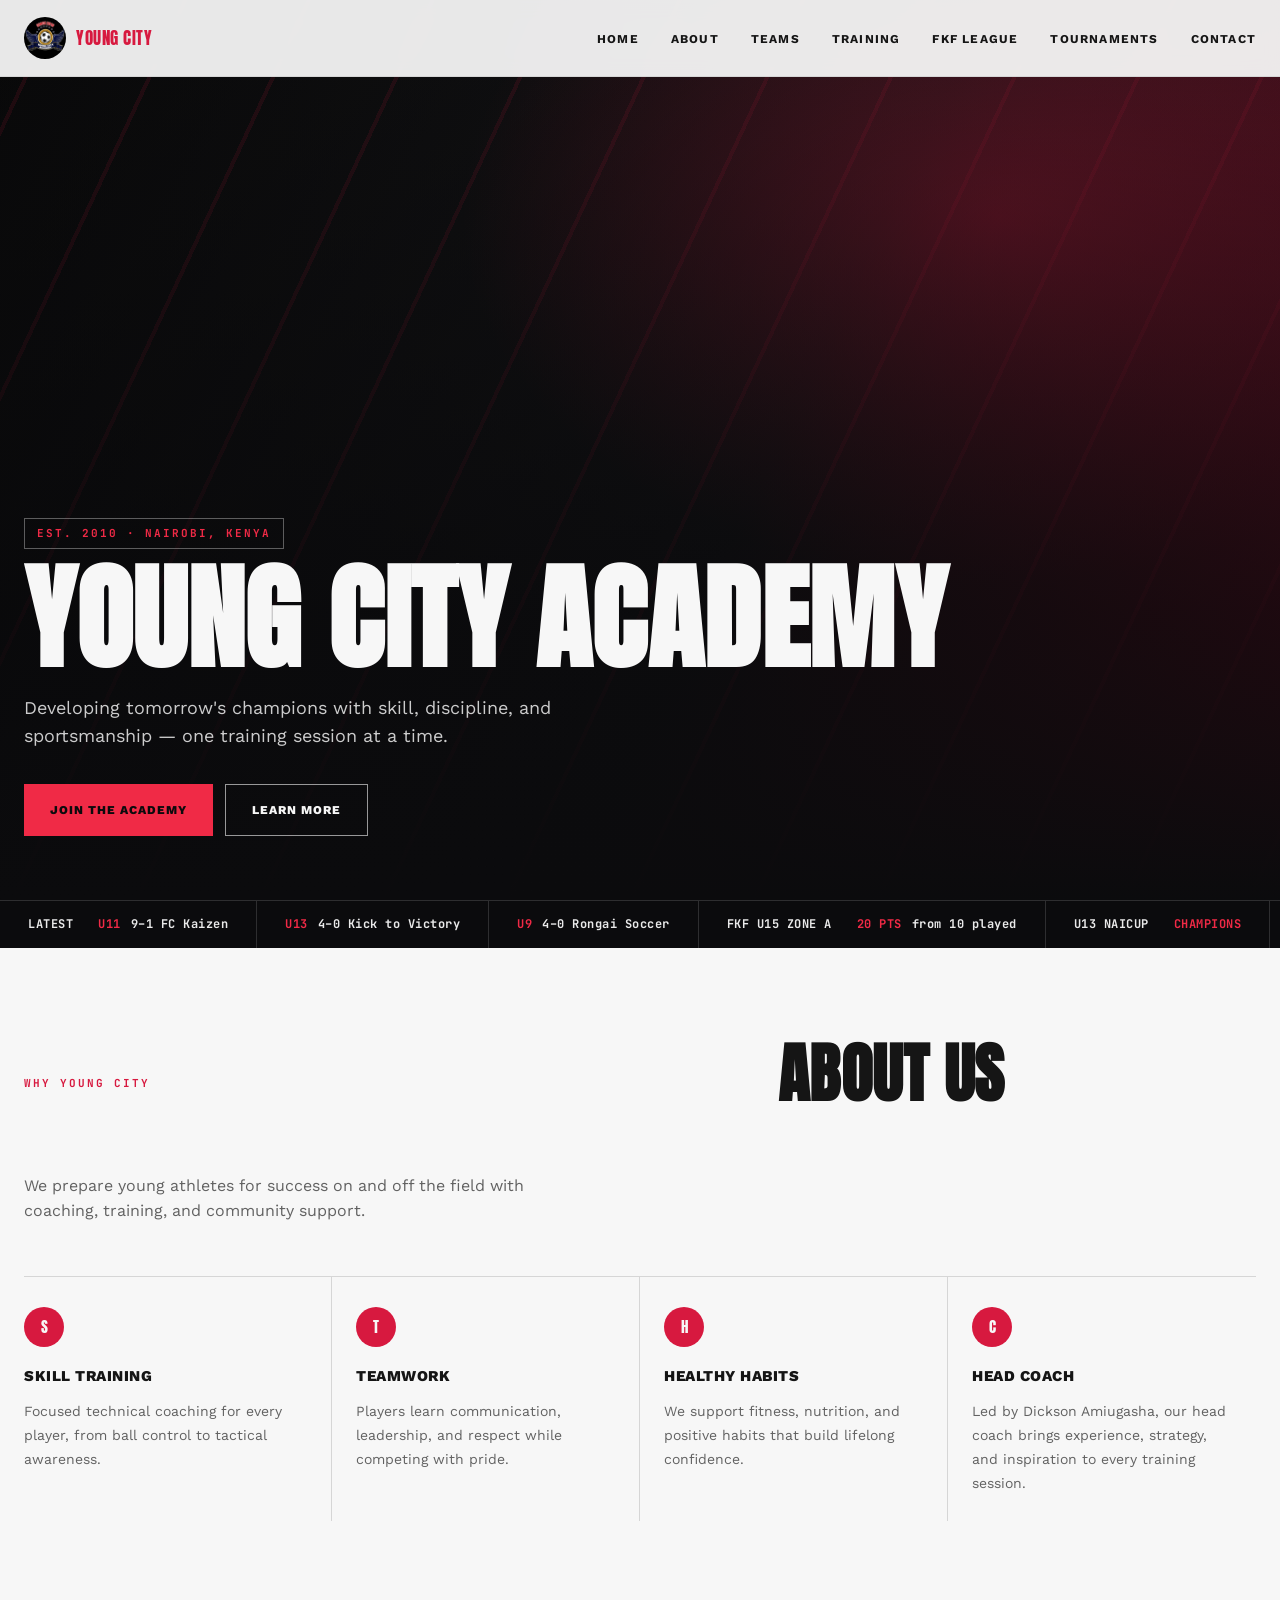
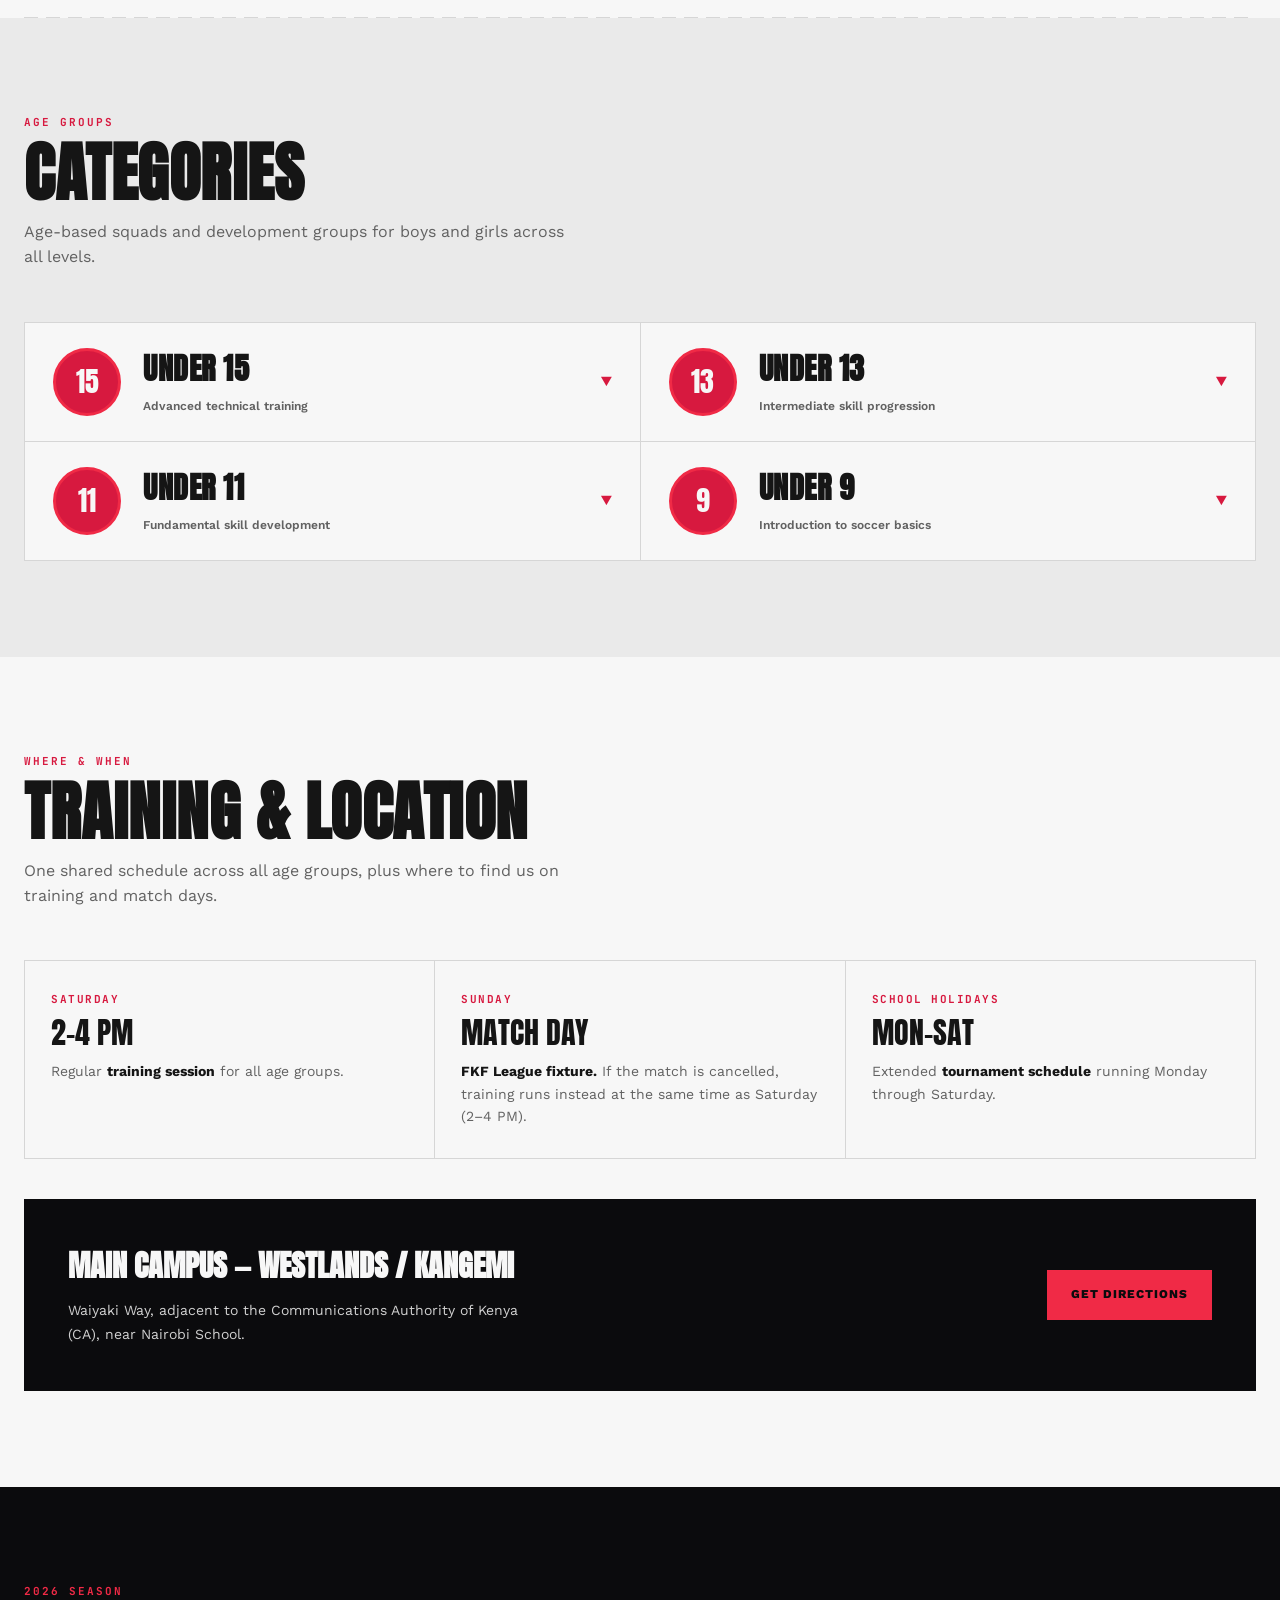
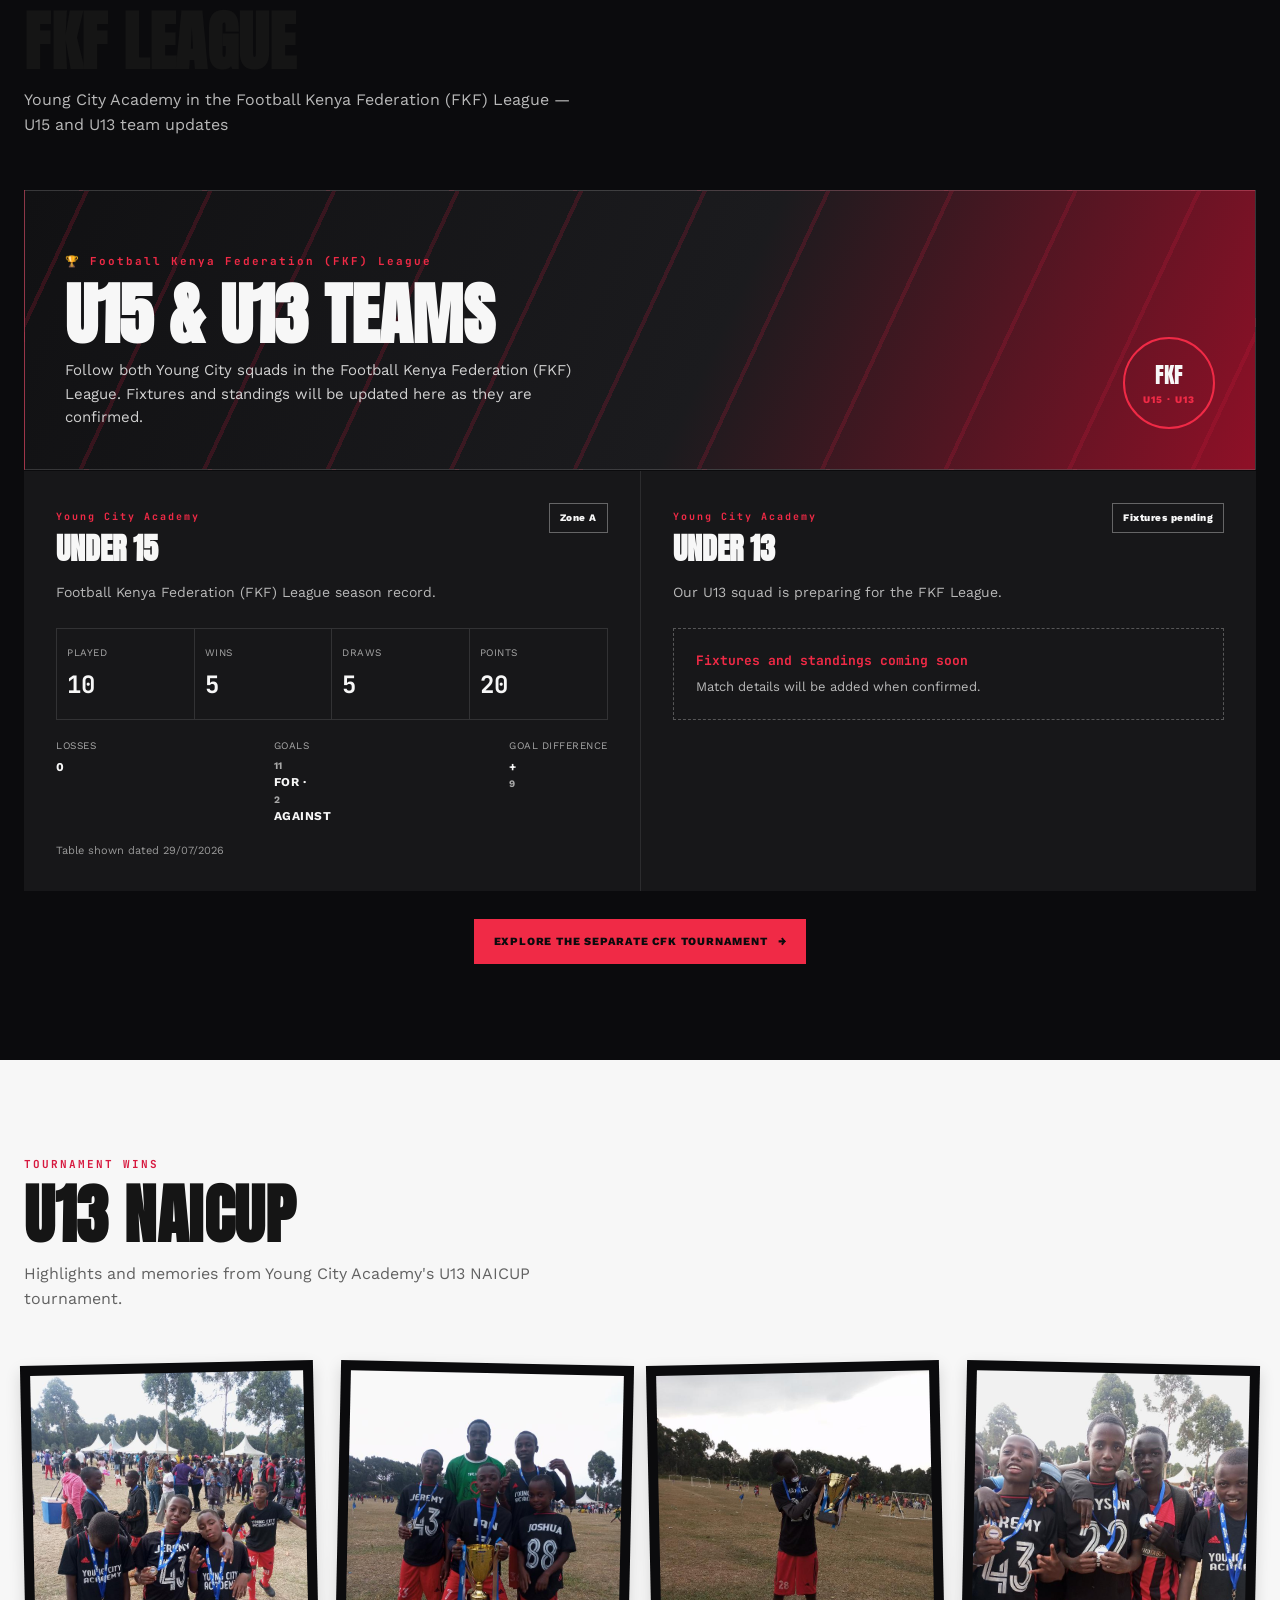
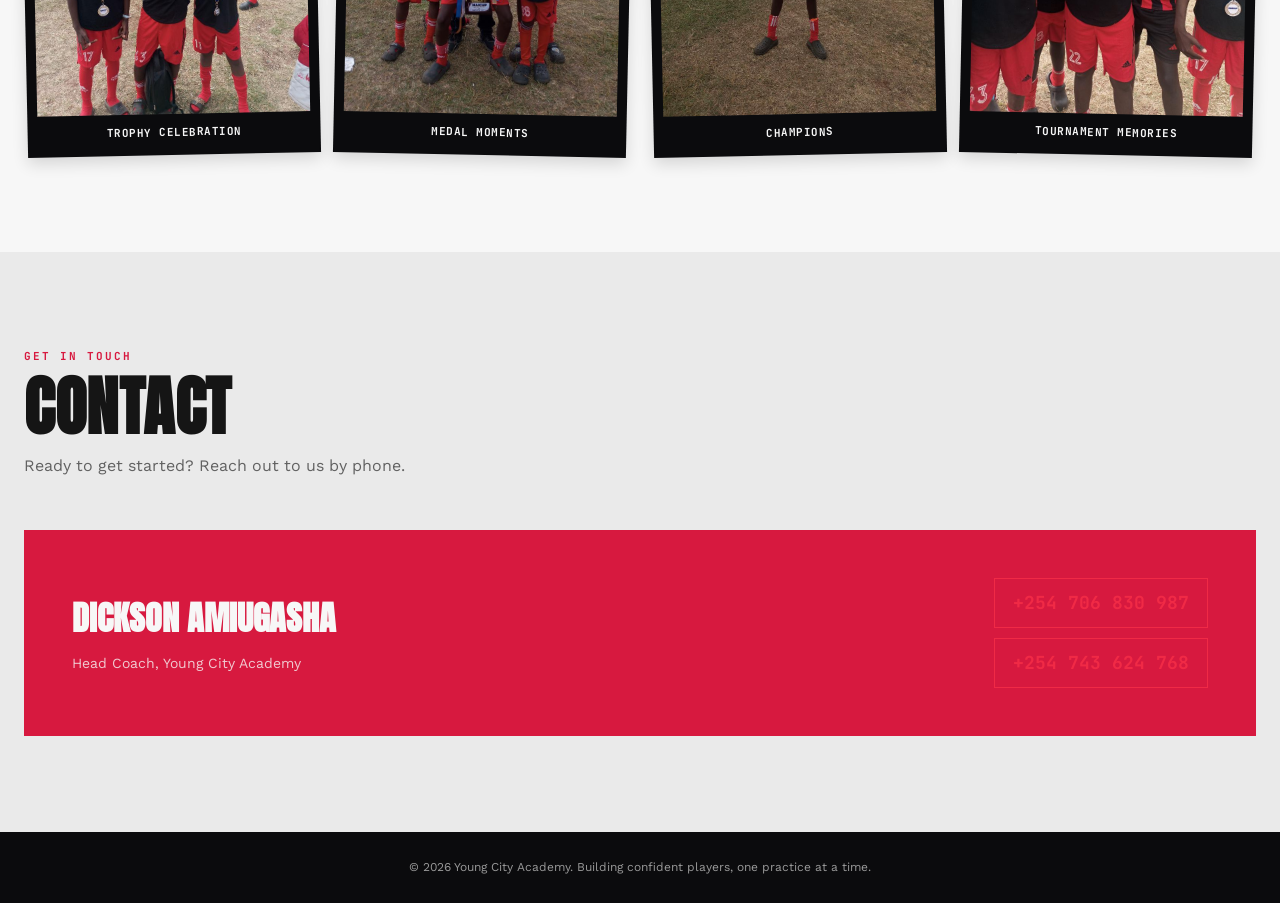
<file: index.html>
<!DOCTYPE html>
<html lang="en">
<head>
    <meta charset="UTF-8">
    <meta name="viewport" content="width=device-width, initial-scale=1.0">
    <meta name="google-site-verification" content="NITCo0eZs07eHHK-HEKWhjItGPiUtfrsUAQRAXgMXPc" />
    <title>Young City Academy</title>
    <meta name="description" content="Young City Academy — youth soccer development in Nairobi since 2010. Skill training, teamwork and healthy habits for U9 to U15 players.">
    <link rel="stylesheet" href="css/style.css">
</head>
<body>
    <header>
        <nav class="navbar">
            <div class="logo">
                <img src="images/LOGO.jpg" alt="Young City Academy crest">
                <span class="logo-text">Young City</span>
            </div>
            <button class="menu-toggle" aria-expanded="false" aria-label="Open menu">
                <span></span><span></span><span></span>
            </button>
            <ul class="nav-links">
                <li><a href="#home">Home</a></li>
                <li><a href="#about">About</a></li>
                <li><a href="#category">Teams</a></li>
                <li><a href="#training">Training</a></li>
                <li><a href="#competitions">FKF League</a></li>
                <li><a href="results.html">Tournaments</a></li>
                <li><a href="#contact">Contact</a></li>
            </ul>
        </nav>
    </header>

    <main>
        <section class="hero" id="home">
            <div class="hero-content">
                <p class="eyebrow">Est. 2010 · Nairobi, Kenya</p>
                <h1>Young City Academy</h1>
                <p>Developing tomorrow's champions with skill, discipline, and sportsmanship — one training session at a time.</p>
                <div class="buttons">
                    <a href="#contact" class="btn">Join the Academy</a>
                    <a href="#about" class="btn btn-outline">Learn More</a>
                </div>
            </div>
        </section>

        <div class="ticker" aria-label="Latest results">
            <div class="ticker-track">
                <span>LATEST &nbsp;<b>U11</b> 9–1 FC Kaizen</span>
                <span><b>U13</b> 4–0 Kick to Victory</span>
                <span><b>U9</b> 4–0 Rongai Soccer</span>
                <span>FKF U15 ZONE A &nbsp;<b>20 PTS</b> from 10 played</span>
                <span>U13 NAICUP &nbsp;<b>CHAMPIONS</b></span>
                <span>LATEST &nbsp;<b>U11</b> 9–1 FC Kaizen</span>
                <span><b>U13</b> 4–0 Kick to Victory</span>
                <span><b>U9</b> 4–0 Rongai Soccer</span>
                <span>FKF U15 ZONE A &nbsp;<b>20 PTS</b> from 10 played</span>
                <span>U13 NAICUP &nbsp;<b>CHAMPIONS</b></span>
            </div>
        </div>

        <section class="block about" id="about">
            <div class="wrap section-heading">
                <span class="section-tag">Why Young City</span>
                <h2>About Us</h2>
                <p>We prepare young athletes for success on and off the field with coaching, training, and community support.</p>
            </div>
            <div class="info-grid">
                <div class="info-card">
                    <div class="info-badge">S</div>
                    <h3>Skill Training</h3>
                    <p>Focused technical coaching for every player, from ball control to tactical awareness.</p>
                </div>
                <div class="info-card">
                    <div class="info-badge">T</div>
                    <h3>Teamwork</h3>
                    <p>Players learn communication, leadership, and respect while competing with pride.</p>
                </div>
                <div class="info-card">
                    <div class="info-badge">H</div>
                    <h3>Healthy Habits</h3>
                    <p>We support fitness, nutrition, and positive habits that build lifelong confidence.</p>
                </div>
                <div class="info-card">
                    <div class="info-badge">C</div>
                    <h3>Head Coach</h3>
                    <p>Led by Dickson Amiugasha, our head coach brings experience, strategy, and inspiration to every training session.</p>
                </div>
            </div>
        </section>

        <div class="wrap"><div class="touchline"></div></div>

        <section class="block teams" id="category">
            <div class="wrap section-heading">
                <span class="section-tag">Age Groups</span>
                <h2>Categories</h2>
                <p>Age-based squads and development groups for boys and girls across all levels.</p>
            </div>
            <div class="team-grid">

                <div class="team-accordion">
                    <button class="team-accordion-button" data-team="u15" aria-expanded="false">
                        <span class="jersey-number">15</span>
                        <span class="team-heading">
                            <h3>Under 15</h3>
                            <span class="team-sub">Advanced technical training</span>
                        </span>
                        <span class="accordion-icon">▼</span>
                    </button>
                    <div class="team-accordion-content" id="u15">
                        <p>Training for players developing stronger skills and tactical awareness.</p>
                        <ul class="team-details">
                            <li>Advanced technical training</li>
                            <li>Tactical positioning &amp; strategy</li>
                            <li>Competition preparation</li>
                            <li>Leadership development</li>
                        </ul>
                    </div>
                </div>

                <div class="team-accordion">
                    <button class="team-accordion-button" data-team="u13" aria-expanded="false">
                        <span class="jersey-number">13</span>
                        <span class="team-heading">
                            <h3>Under 13</h3>
                            <span class="team-sub">Intermediate skill progression</span>
                        </span>
                        <span class="accordion-icon">▼</span>
                    </button>
                    <div class="team-accordion-content" id="u13">
                        <p>Focused development with more structured sessions for growing athletes.</p>
                        <ul class="team-details">
                            <li>Intermediate skill progression</li>
                            <li>Match fitness training</li>
                            <li>Team coordination exercises</li>
                            <li>Youth tournament participation</li>
                        </ul>
                    </div>
                </div>

                <div class="team-accordion">
                    <button class="team-accordion-button" data-team="u11" aria-expanded="false">
                        <span class="jersey-number">11</span>
                        <span class="team-heading">
                            <h3>Under 11</h3>
                            <span class="team-sub">Fundamental skill development</span>
                        </span>
                        <span class="accordion-icon">▼</span>
                    </button>
                    <div class="team-accordion-content" id="u11">
                        <p>Fun, skill-building practices for players building confidence on the field.</p>
                        <ul class="team-details">
                            <li>Fundamental skill development</li>
                            <li>Ball control &amp; passing</li>
                            <li>Fun-focused training</li>
                            <li>Building player confidence</li>
                        </ul>
                    </div>
                </div>

                <div class="team-accordion">
                    <button class="team-accordion-button" data-team="u9" aria-expanded="false">
                        <span class="jersey-number">9</span>
                        <span class="team-heading">
                            <h3>Under 9</h3>
                            <span class="team-sub">Introduction to soccer basics</span>
                        </span>
                        <span class="accordion-icon">▼</span>
                    </button>
                    <div class="team-accordion-content" id="u9">
                        <p>Early introduction to soccer fundamentals, teamwork, and play.</p>
                        <ul class="team-details">
                            <li>Introduction to soccer basics</li>
                            <li>Ball awareness &amp; handling</li>
                            <li>Teamwork introduction</li>
                            <li>Fun &amp; enjoyment first</li>
                        </ul>
                    </div>
                </div>

            </div>
        </section>

        <section class="block training" id="training">
            <div class="wrap section-heading">
                <span class="section-tag">Where &amp; When</span>
                <h2>Training &amp; Location</h2>
                <p>One shared schedule across all age groups, plus where to find us on training and match days.</p>
            </div>

            <div class="training-grid">
                <div class="schedule-card">
                    <div class="schedule-day">Saturday</div>
                    <div class="schedule-time">2–4 PM</div>
                    <p>Regular <b>training session</b> for all age groups.</p>
                </div>
                <div class="schedule-card">
                    <div class="schedule-day">Sunday</div>
                    <div class="schedule-time">Match Day</div>
                    <p><b>FKF League fixture.</b> If the match is cancelled, training runs instead at the same time as Saturday (2–4 PM).</p>
                </div>
                <div class="schedule-card">
                    <div class="schedule-day">School Holidays</div>
                    <div class="schedule-time">Mon–Sat</div>
                    <p>Extended <b>tournament schedule</b> running Monday through Saturday.</p>
                </div>
            </div>

            <div class="location-card">
                <div class="location-info">
                    <h3>Main Campus — Westlands / Kangemi</h3>
                    <p>Waiyaki Way, adjacent to the Communications Authority of Kenya (CA), near Nairobi School.</p>
                </div>
                <a class="location-btn" href="https://www.google.com/maps/search/?api=1&query=Waiyaki+Way+Communications+Authority+of+Kenya+Nairobi" target="_blank" rel="noopener">Get Directions</a>
            </div>
        </section>

        <section class="block fkf" id="competitions" data-competition-id="fkf">
            <div class="wrap section-heading">
                <span class="section-tag">2026 Season</span>
                <h2>FKF League</h2>
                <p>Young City Academy in the Football Kenya Federation (FKF) League — U15 and U13 team updates</p>
            </div>

            <div class="fkf-hero">
                <div class="fkf-hero-content">
                    <span class="competition-label">🏆 Football Kenya Federation (FKF) League</span>
                    <h3>U15 &amp; U13 Teams</h3>
                    <p>Follow both Young City squads in the Football Kenya Federation (FKF) League. Fixtures and standings will be updated here as they are confirmed.</p>
                </div>
                <div class="fkf-badge"><span>FKF</span><small>U15 · U13</small></div>
            </div>

            <div class="fkf-squad-grid">
                <article class="fkf-squad-card">
                    <div class="fkf-card-header">
                        <div><span class="mini-label">Young City Academy</span><h3>Under 15</h3></div>
                        <span class="zone-label" data-competition-stat="zone">Zone A</span>
                    </div>
                    <p class="fkf-squad-description">Football Kenya Federation (FKF) League season record.</p>
                    <div class="fkf-squad-stats">
                        <div><span>Played</span><strong data-competition-stat="played">10</strong></div>
                        <div><span>Wins</span><strong data-competition-stat="wins">5</strong></div>
                        <div><span>Draws</span><strong data-competition-stat="draws">5</strong></div>
                        <div><span>Points</span><strong data-competition-stat="points">20</strong></div>
                    </div>
                    <div class="fkf-squad-footer">
                        <span>Losses <strong data-competition-stat="losses">0</strong></span>
                        <span>Goals <strong><span data-competition-stat="goalsFor">11</span> for · <span data-competition-stat="goalsAgainst">2</span> against</strong></span>
                        <span>Goal difference <strong>+<span data-competition-stat="goalDifference">9</span></strong></span>
                    </div>
                    <p class="table-date">Table shown dated <span data-competition-stat="date">29/07/2026</span></p>
                </article>

                <article class="fkf-squad-card">
                    <div class="fkf-card-header">
                        <div><span class="mini-label">Young City Academy</span><h3>Under 13</h3></div>
                        <span class="form-badge">Fixtures pending</span>
                    </div>
                    <p class="fkf-squad-description">Our U13 squad is preparing for the FKF League.</p>
                    <div class="fkf-pending-panel">
                        <strong>Fixtures and standings coming soon</strong>
                        <span>Match details will be added when confirmed.</span>
                    </div>
                </article>
            </div>
            <a class="tournament-inline-link" href="cfk-tournament.html">Explore the separate CFK Tournament <span aria-hidden="true">→</span></a>
        </section>

        <section class="block gallery" id="gallery">
            <div class="wrap section-heading">
                <span class="section-tag">Tournament Wins</span>
                <h2>U13 NAICUP</h2>
                <p>Highlights and memories from Young City Academy's U13 NAICUP tournament.</p>
            </div>
            <div class="gallery-grid">
                <figure class="gallery-card">
                    <img src="u13-naicup-1.jpg" alt="Young City Academy players celebrating with their tournament trophy" loading="lazy">
                    <figcaption>Trophy Celebration</figcaption>
                </figure>
                <figure class="gallery-card">
                    <img src="u13-naicup-2.jpg" alt="Young City Academy players wearing medals at the tournament" loading="lazy">
                    <figcaption>Medal Moments</figcaption>
                </figure>
                <figure class="gallery-card">
                    <img src="u13-naicup-3.jpg" alt="Young City Academy player proudly holding the tournament trophy" loading="lazy">
                    <figcaption>Champions</figcaption>
                </figure>
                <figure class="gallery-card">
                    <img src="u13-naicup-4..jpg" alt="Young City Academy players celebrating at the U13 NAICUP tournament" loading="lazy">
                    <figcaption>Tournament Memories</figcaption>
                </figure>
            </div>
        </section>

        <section class="block contact" id="contact">
            <div class="wrap section-heading">
                <span class="section-tag">Get In Touch</span>
                <h2>Contact</h2>
                <p>Ready to get started? Reach out to us by phone.</p>
            </div>
            <div class="contact-card">
                <div>
                    <h3>Dickson Amiugasha</h3>
                    <p>Head Coach, Young City Academy</p>
                </div>
                <div class="contact-phones">
                    <a href="tel:+254706830987">+254 706 830 987</a>
                    <a href="tel:+254743624768">+254 743 624 768</a>
                </div>
            </div>
        </section>
    </main>

    <footer>
        <p>© 2026 Young City Academy. Building confident players, one practice at a time.</p>
    </footer>

    <script src="js/competition-data.js"></script>
    <script src="js/script.js"></script>
</body>
</html>
</file>
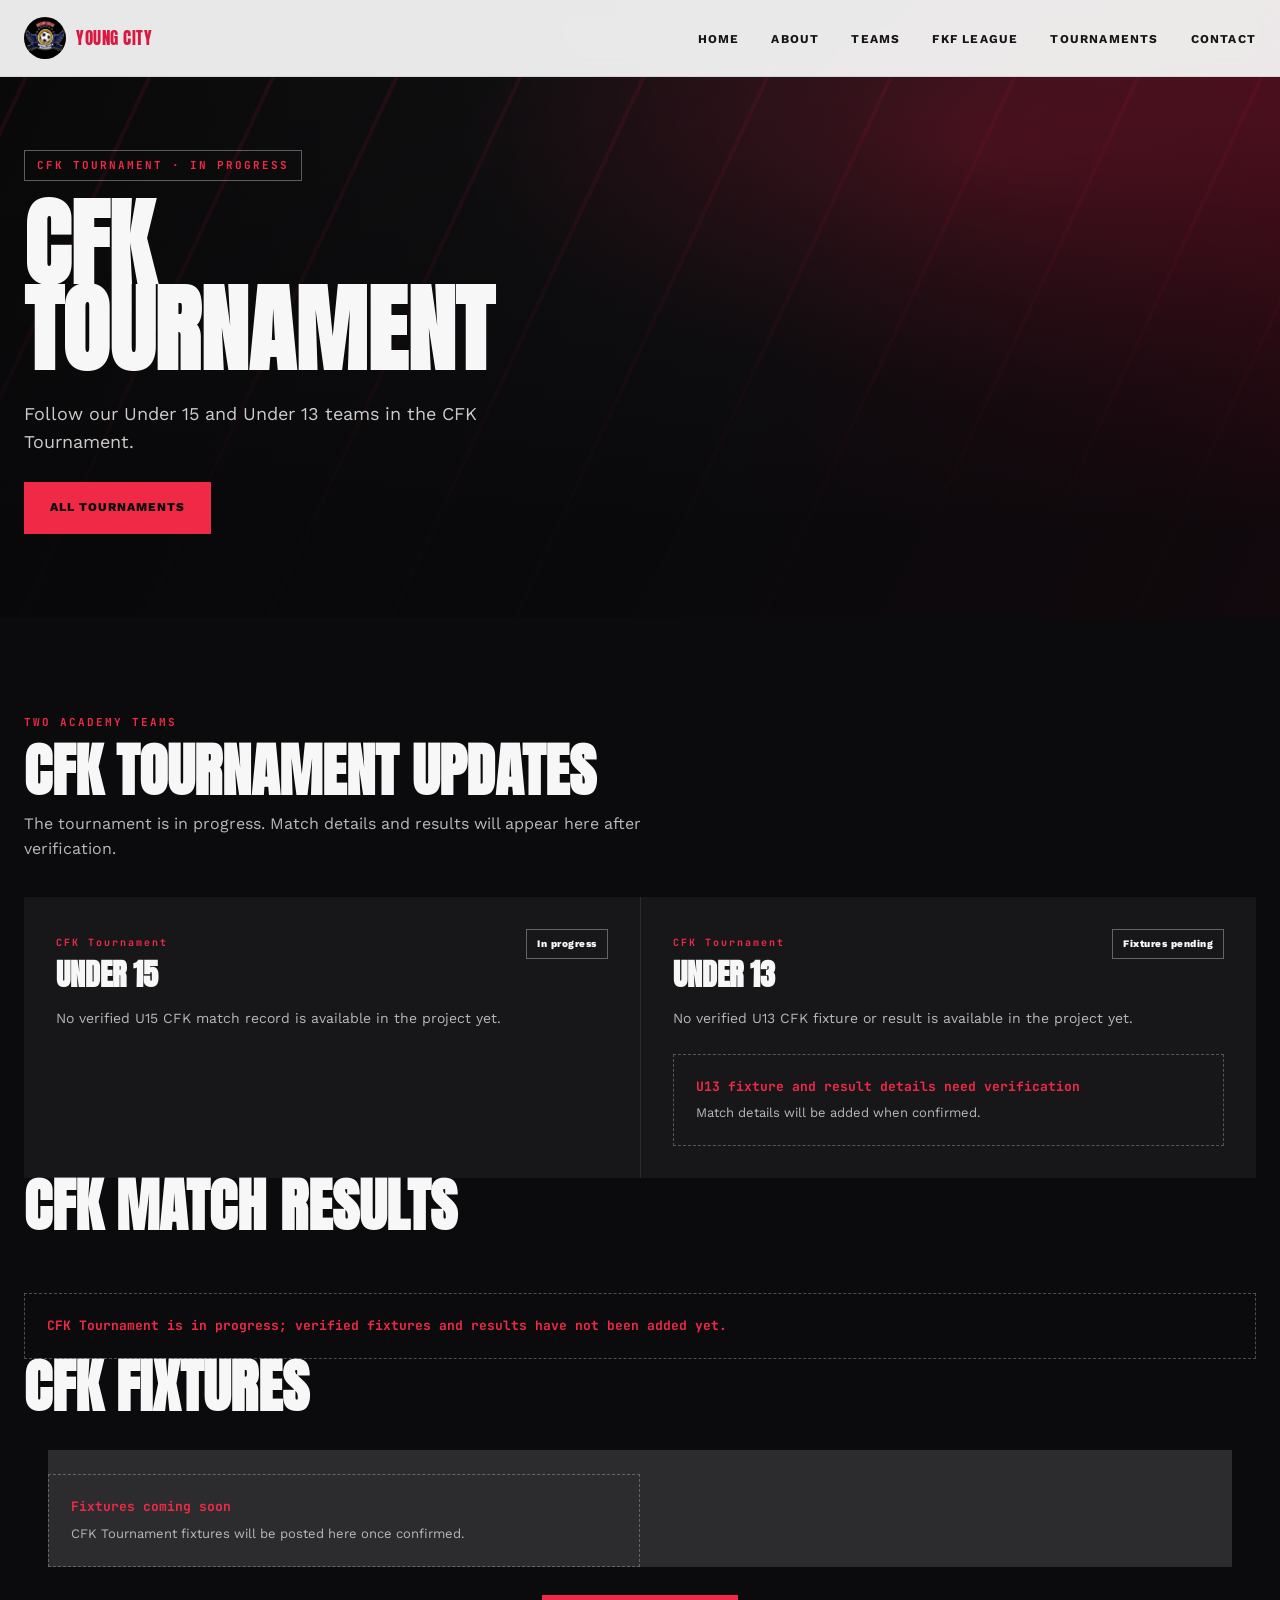
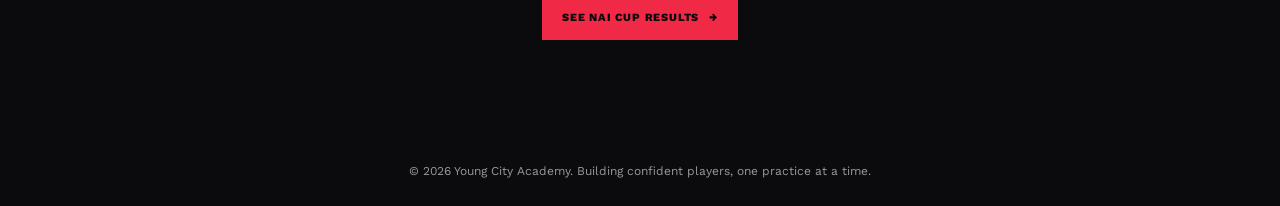
<file: cfk-tournament.html>
<!DOCTYPE html>
<html lang="en">
<head>
    <meta charset="UTF-8">
    <meta name="viewport" content="width=device-width, initial-scale=1.0">
    <title>CFK Tournament - Young City Academy</title>
    <meta name="description" content="CFK Tournament updates, fixtures and results for Young City Academy U15 and U13 teams.">
    <link rel="stylesheet" href="css/style.css">
</head>
<body>
    <header>
        <nav class="navbar">
            <a class="logo" href="index.html">
                <img src="images/LOGO.jpg" alt="Young City Academy crest">
                <span class="logo-text">Young City</span>
            </a>
            <button class="menu-toggle" aria-expanded="false" aria-label="Open menu">
                <span></span><span></span><span></span>
            </button>
            <ul class="nav-links">
                <li><a href="index.html#home">Home</a></li>
                <li><a href="index.html#about">About</a></li>
                <li><a href="index.html#category">Teams</a></li>
                <li><a href="index.html#competitions">FKF League</a></li>
                <li><a href="results.html">Tournaments</a></li>
                <li><a href="index.html#contact">Contact</a></li>
            </ul>
        </nav>
    </header>

    <main>
        <section class="results-hero fkf-page-hero">
            <div class="hero-content">
                <p class="eyebrow">CFK Tournament · In Progress</p>
                <h1>CFK<br>Tournament</h1>
                <p>Follow our Under 15 and Under 13 teams in the CFK Tournament.</p>
                <a class="btn tournament-back-link" href="results.html">All Tournaments</a>
            </div>
        </section>

        <section class="fkf-page-section" aria-labelledby="cfk-teams-heading" data-competition-id="cfk">
            <div class="fkf-page-intro">
                <span class="section-tag">Two Academy Teams</span>
                <h2 id="cfk-teams-heading">CFK Tournament Updates</h2>
                <p>The tournament is in progress. Match details and results will appear here after verification.</p>
            </div>

            <div class="fkf-squad-grid fkf-page-squad-grid">
                <article class="fkf-squad-card">
                    <div class="fkf-card-header">
                        <div><span class="mini-label">CFK Tournament</span><h3>Under 15</h3></div>
                        <span class="zone-label">In progress</span>
                    </div>
                    <p class="fkf-squad-description">No verified U15 CFK match record is available in the project yet.</p>
                </article>

                <article class="fkf-squad-card">
                    <div class="fkf-card-header">
                        <div><span class="mini-label">CFK Tournament</span><h3>Under 13</h3></div>
                        <span class="form-badge">Fixtures pending</span>
                    </div>
                    <p class="fkf-squad-description">No verified U13 CFK fixture or result is available in the project yet.</p>
                    <div class="fkf-pending-panel">
                        <strong>U13 fixture and result details need verification</strong>
                        <span>Match details will be added when confirmed.</span>
                    </div>
                </article>
            </div>

            <div class="fkf-page-intro">
                <h2>CFK Match Results</h2>
            </div>
            <div class="results-matches" data-match-list="cfk" aria-live="polite"></div>
            <div class="fkf-page-intro">
                <h2>CFK Fixtures</h2>
            </div>
            <div class="fkf-squad-grid" data-fixture-list="cfk"></div>

            <a class="tournament-inline-link" href="nai-cup.html">See NAI Cup results <span aria-hidden="true">→</span></a>
        </section>
    </main>

    <footer>
        <p>© 2026 Young City Academy. Building confident players, one practice at a time.</p>
    </footer>

    <script src="js/competition-data.js"></script>
    <script src="js/script.js"></script>
</body>
</html>
</file>
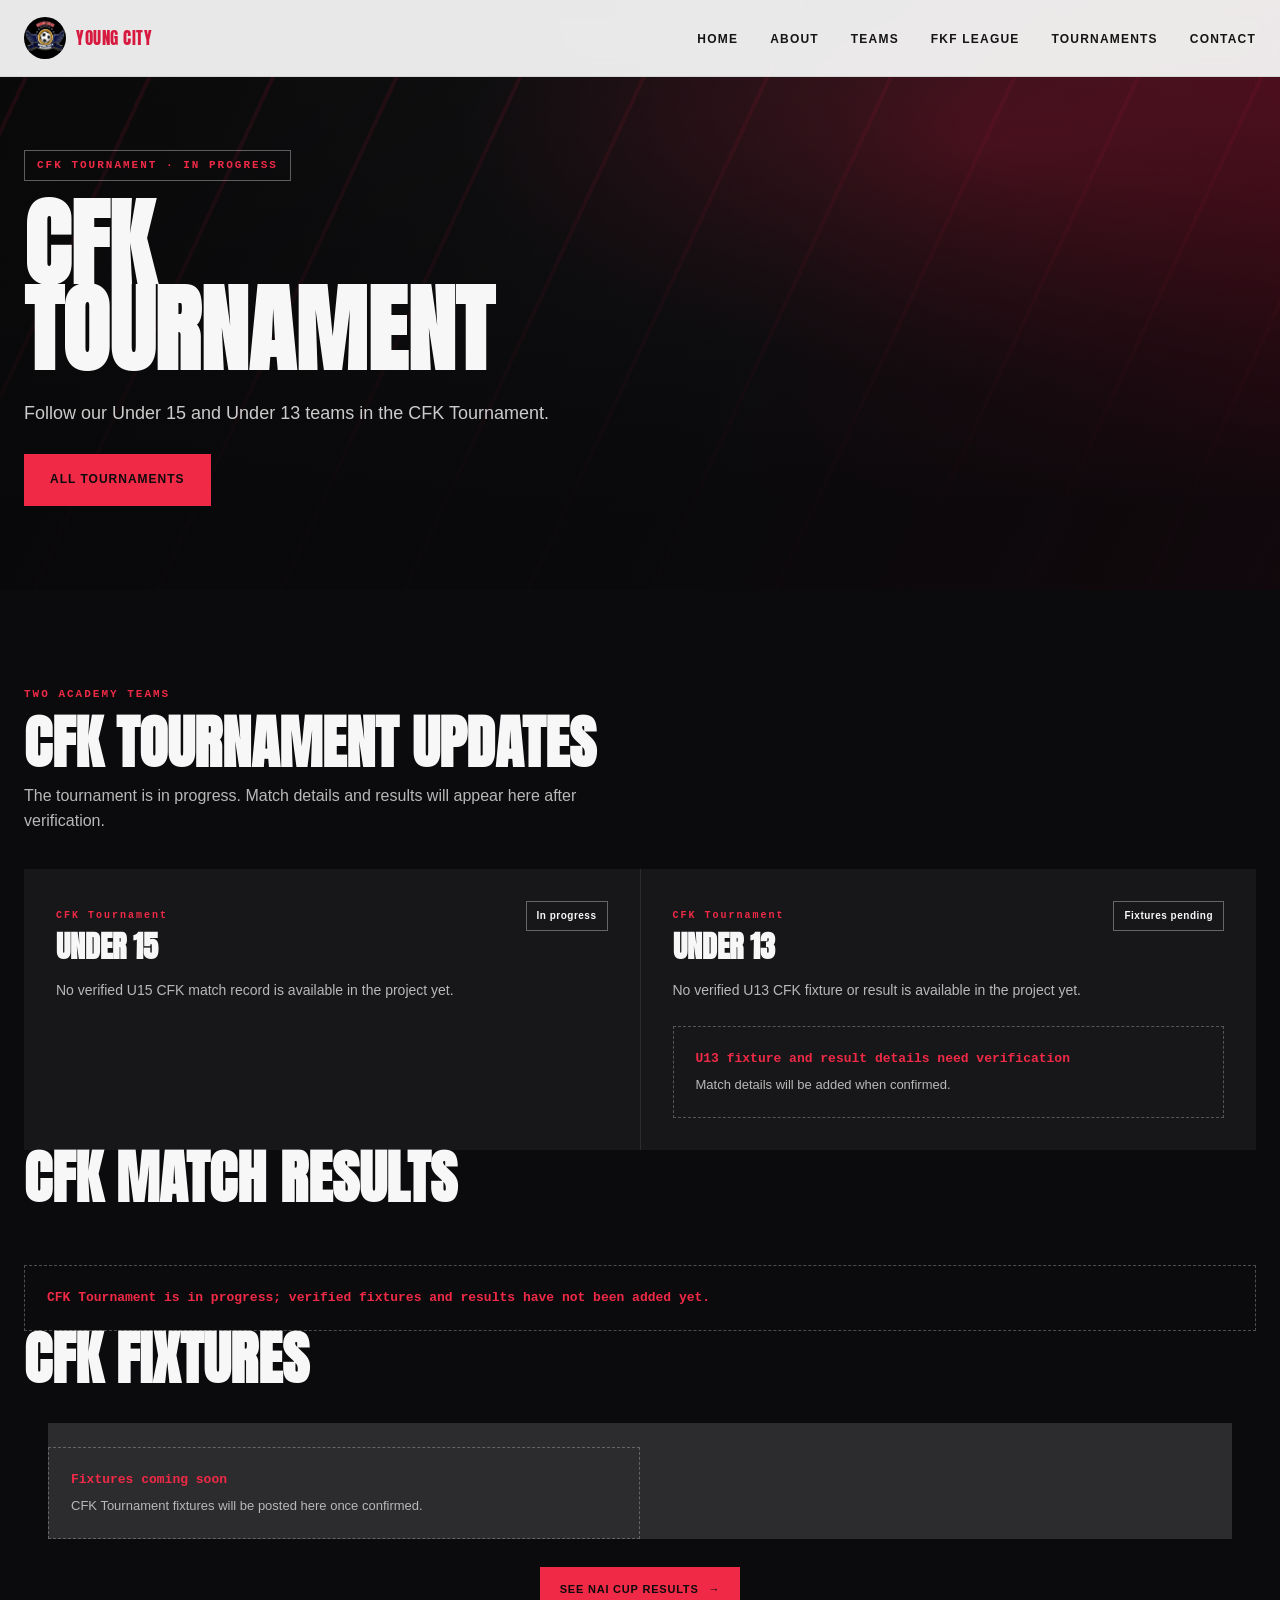
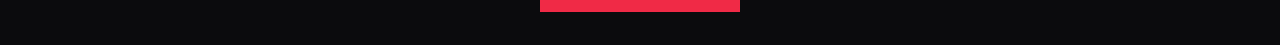
<file: fkf-tournament.html>
<!DOCTYPE html>
<html lang="en">
<head>
    <meta charset="UTF-8">
    <meta http-equiv="refresh" content="0; url=cfk-tournament.html">
    <meta name="viewport" content="width=device-width, initial-scale=1.0">
    <title>CFK Tournament - Young City Academy</title>
    <link rel="canonical" href="cfk-tournament.html">
</head>
<body>
    <p>The competition page has moved to <a href="cfk-tournament.html">CFK Tournament</a>.</p>
</body>
</html>
</file>
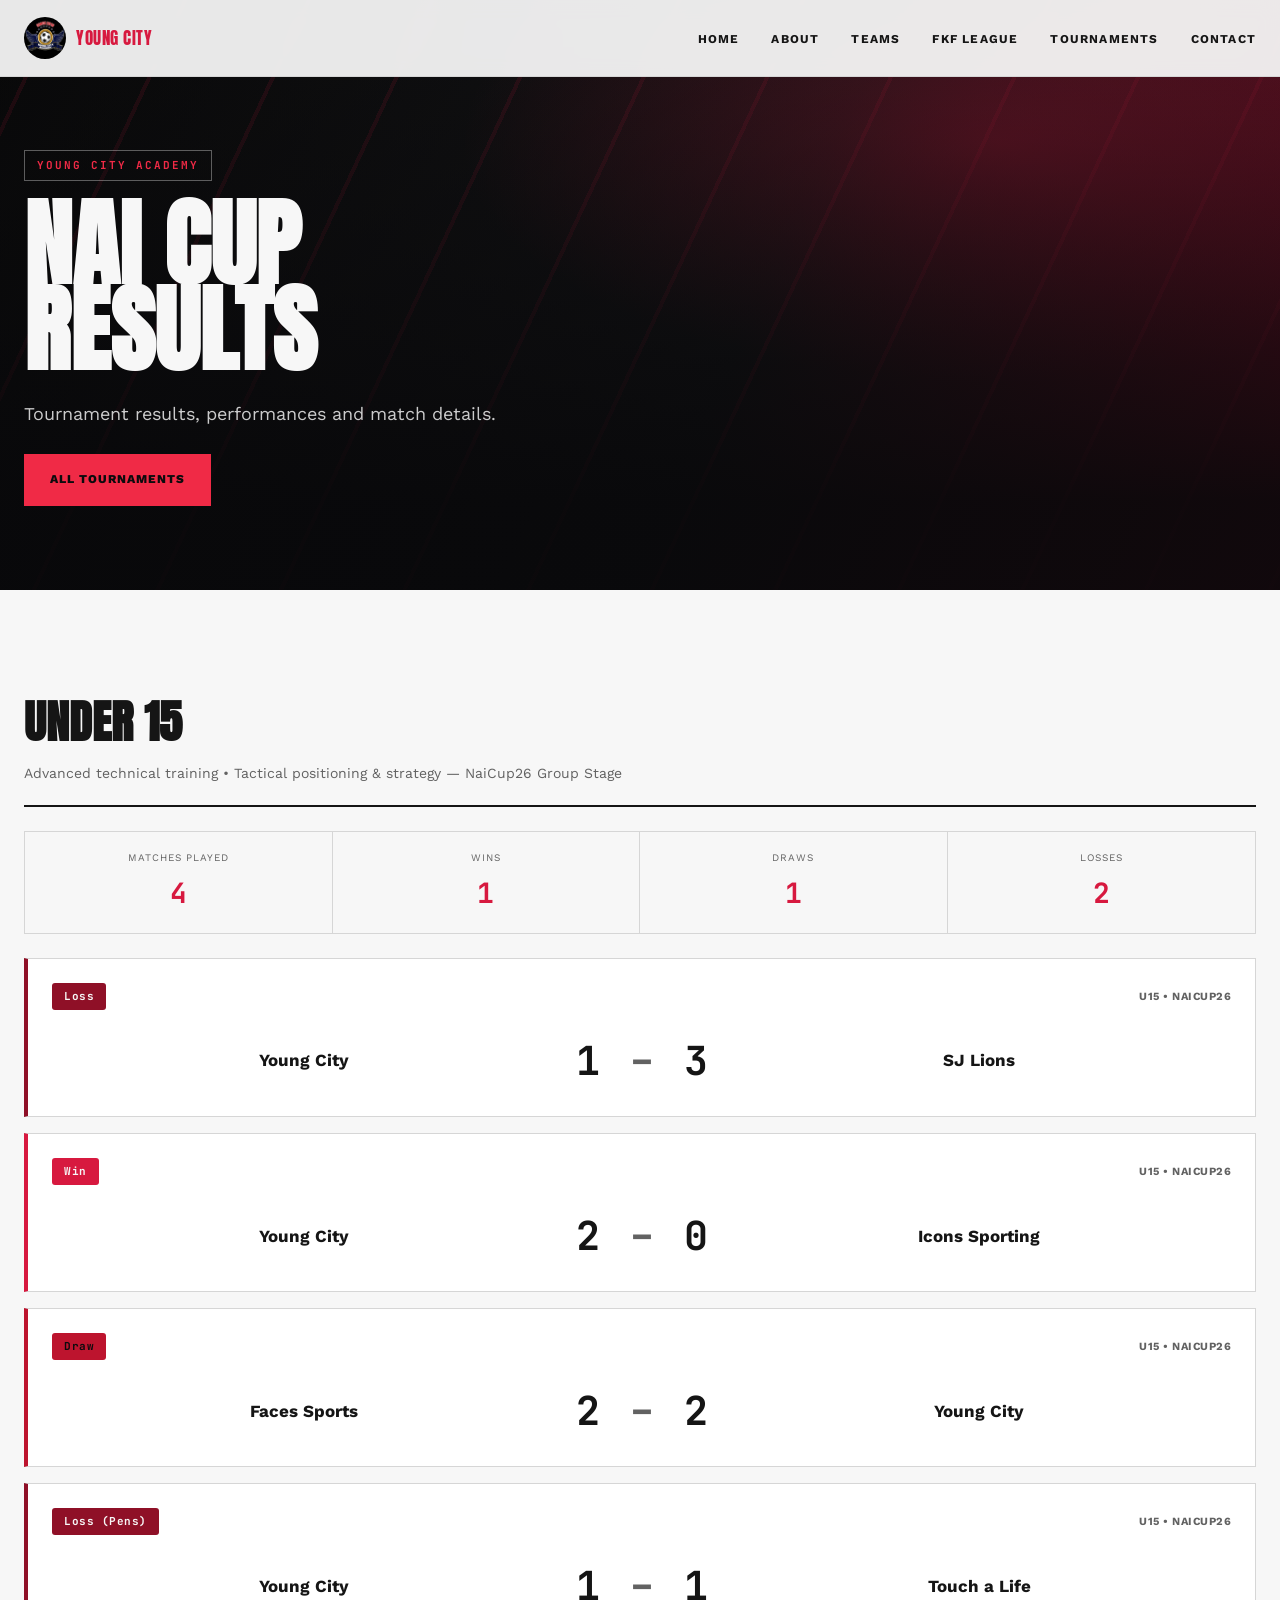
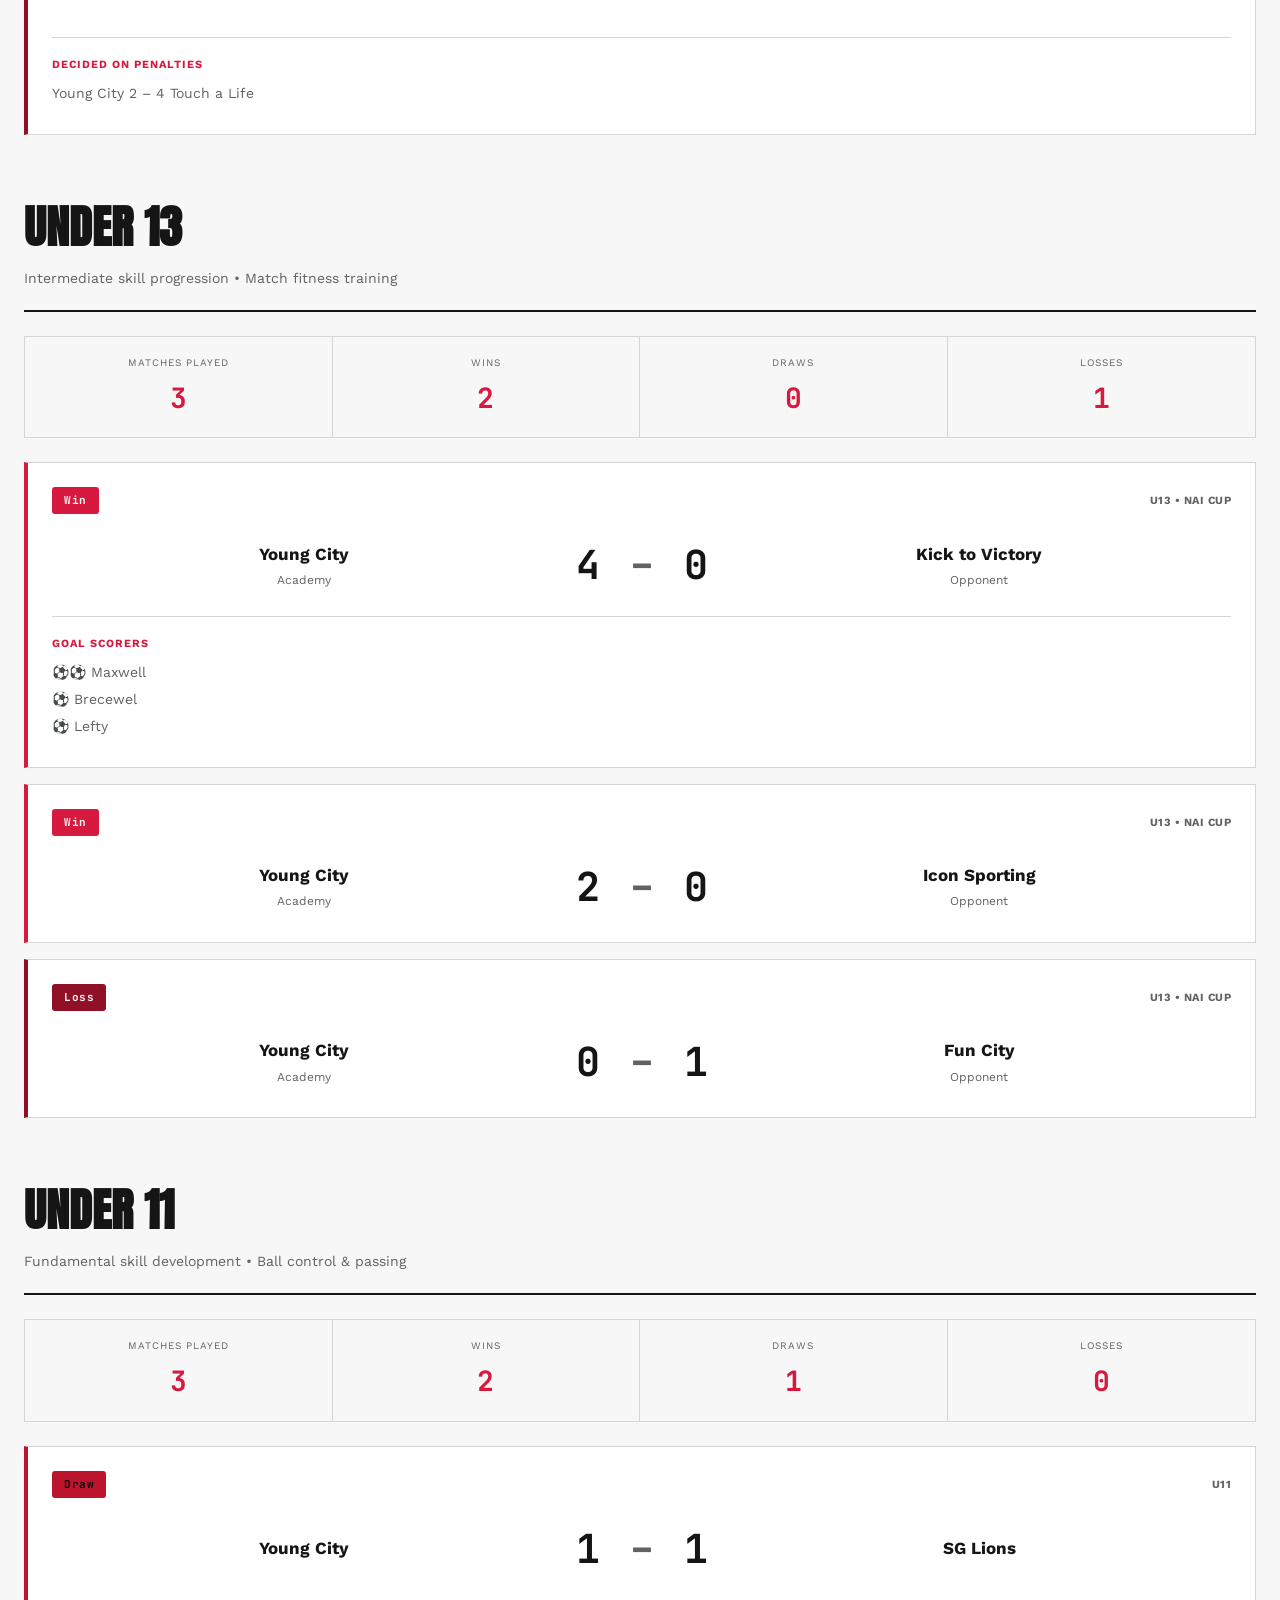
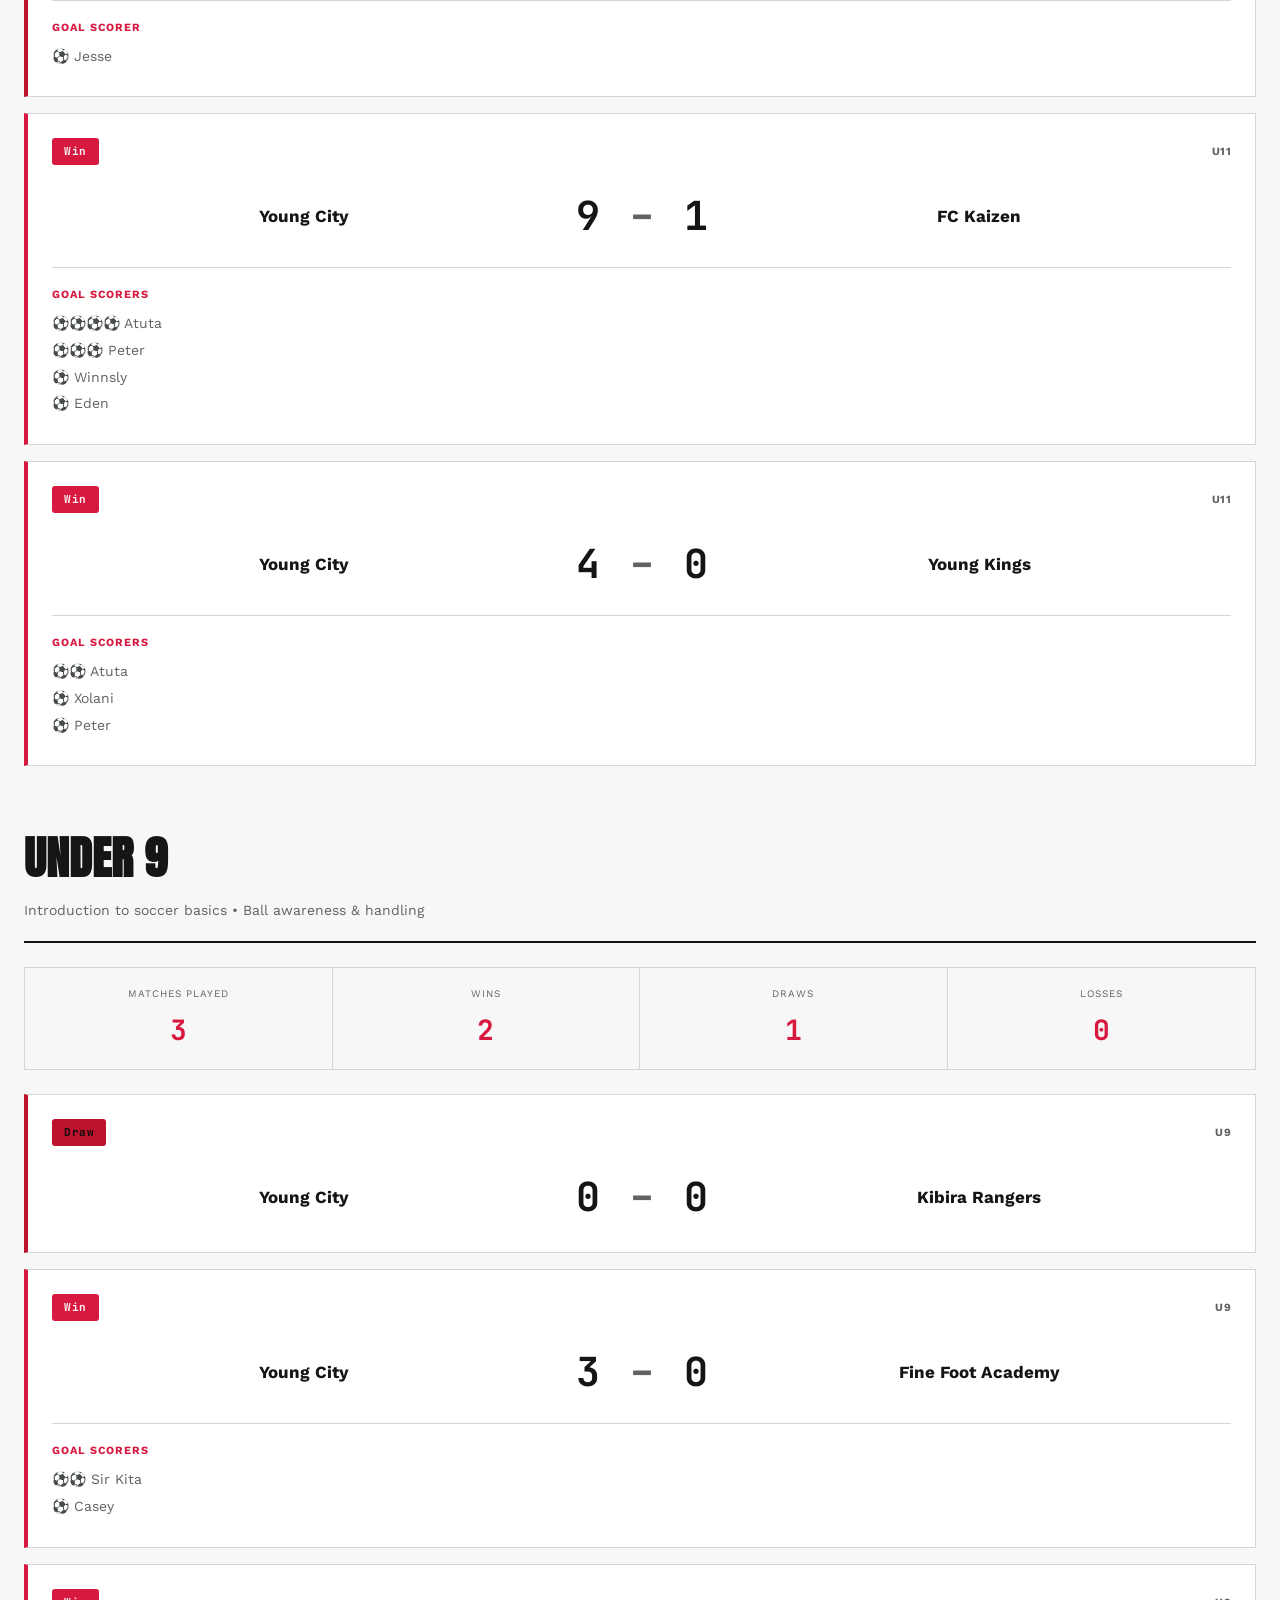
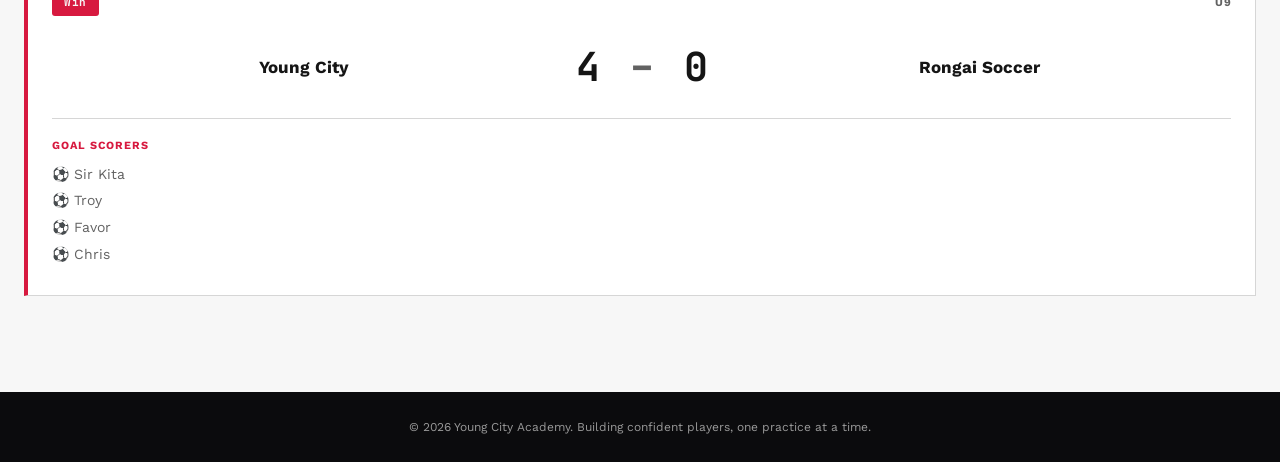
<file: nai-cup.html>
<!DOCTYPE html>
<html lang="en">
<head>
    <meta charset="UTF-8">
    <meta name="viewport" content="width=device-width, initial-scale=1.0">
    <title>NAI Cup Results - Young City Academy</title>
    <meta name="description" content="NAI CUP tournament results for Young City Academy — U15, U13, U11 and U9.">
    <link rel="stylesheet" href="css/style.css">
</head>
<body>
    <header>
        <nav class="navbar">
            <div class="logo">
                <img src="images/LOGO.jpg" alt="Young City Academy crest">
                <span class="logo-text">Young City</span>
            </div>
            <button class="menu-toggle" aria-expanded="false" aria-label="Open menu">
                <span></span><span></span><span></span>
            </button>
            <ul class="nav-links">
                <li><a href="index.html#home">Home</a></li>
                <li><a href="index.html#about">About</a></li>
                <li><a href="index.html#category">Teams</a></li>
                <li><a href="index.html#competitions">FKF League</a></li>
                <li><a href="results.html">Tournaments</a></li>
                <li><a href="index.html#contact">Contact</a></li>
            </ul>
        </nav>
    </header>

    <main>
        <section class="results-hero" id="results-hero">
            <div class="hero-content">
                <p class="eyebrow">Young City Academy</p>
                <h1>NAI Cup<br>Results</h1>
                <p>Tournament results, performances and match details.</p>
                <a class="btn tournament-back-link" href="results.html">All Tournaments</a>
            </div>
        </section>

        <section class="results-section" data-competition-id="nai-cup">
            <div class="results-container">

                <!-- UNDER 15 -->
                <div class="results-category">
                    <div class="category-header">
                        <h2>Under 15</h2>
                        <p>Advanced technical training • Tactical positioning &amp; strategy — NaiCup26 Group Stage</p>
                    </div>

                    <div class="results-stats">
                        <div class="stat-box"><span>Matches Played</span><strong>4</strong></div>
                        <div class="stat-box"><span>Wins</span><strong>1</strong></div>
                        <div class="stat-box"><span>Draws</span><strong>1</strong></div>
                        <div class="stat-box"><span>Losses</span><strong>2</strong></div>
                    </div>

                    <div class="results-matches">
                        <div class="result-match loss">
                            <div class="match-top">
                                <span class="result-badge loss-badge">Loss</span>
                                <span class="match-type">U15 • NaiCup26</span>
                            </div>
                            <div class="result-score">
                                <div class="team"><strong>Young City</strong></div>
                                <div class="score-display">1 <span>–</span> 3</div>
                                <div class="team"><strong>SJ Lions</strong></div>
                            </div>
                        </div>

                        <div class="result-match win">
                            <div class="match-top">
                                <span class="result-badge">Win</span>
                                <span class="match-type">U15 • NaiCup26</span>
                            </div>
                            <div class="result-score">
                                <div class="team"><strong>Young City</strong></div>
                                <div class="score-display">2 <span>–</span> 0</div>
                                <div class="team"><strong>Icons Sporting</strong></div>
                            </div>
                        </div>

                        <div class="result-match draw">
                            <div class="match-top">
                                <span class="result-badge draw-badge">Draw</span>
                                <span class="match-type">U15 • NaiCup26</span>
                            </div>
                            <div class="result-score">
                                <div class="team"><strong>Faces Sports</strong></div>
                                <div class="score-display">2 <span>–</span> 2</div>
                                <div class="team"><strong>Young City</strong></div>
                            </div>
                        </div>

                        <div class="result-match loss">
                            <div class="match-top">
                                <span class="result-badge loss-badge">Loss (Pens)</span>
                                <span class="match-type">U15 • NaiCup26</span>
                            </div>
                            <div class="result-score">
                                <div class="team"><strong>Young City</strong></div>
                                <div class="score-display">1 <span>–</span> 1</div>
                                <div class="team"><strong>Touch a Life</strong></div>
                            </div>
                            <div class="result-detail">
                                <h4>Decided on penalties</h4>
                                <p>Young City 2 – 4 Touch a Life</p>
                            </div>
                        </div>
                    </div>
                </div>

                <!-- UNDER 13 -->
                <div class="results-category">
                    <div class="category-header">
                        <h2>Under 13</h2>
                        <p>Intermediate skill progression • Match fitness training</p>
                    </div>

                    <div class="results-stats">
                        <div class="stat-box"><span>Matches Played</span><strong>3</strong></div>
                        <div class="stat-box"><span>Wins</span><strong>2</strong></div>
                        <div class="stat-box"><span>Draws</span><strong>0</strong></div>
                        <div class="stat-box"><span>Losses</span><strong>1</strong></div>
                    </div>

                    <div class="results-matches">
                        <div class="result-match win">
                            <div class="match-top">
                                <span class="result-badge">Win</span>
                                <span class="match-type">U13 • NAI Cup</span>
                            </div>
                            <div class="result-score">
                                <div class="team"><strong>Young City</strong><span>Academy</span></div>
                                <div class="score-display">4 <span>–</span> 0</div>
                                <div class="team"><strong>Kick to Victory</strong><span>Opponent</span></div>
                            </div>
                            <div class="result-detail">
                                <h4>Goal Scorers</h4>
                                <p>⚽⚽ Maxwell</p>
                                <p>⚽ Brecewel</p>
                                <p>⚽ Lefty</p>
                            </div>
                        </div>

                        <div class="result-match win">
                            <div class="match-top">
                                <span class="result-badge">Win</span>
                                <span class="match-type">U13 • NAI Cup</span>
                            </div>
                            <div class="result-score">
                                <div class="team"><strong>Young City</strong><span>Academy</span></div>
                                <div class="score-display">2 <span>–</span> 0</div>
                                <div class="team"><strong>Icon Sporting</strong><span>Opponent</span></div>
                            </div>
                        </div>

                        <div class="result-match loss">
                            <div class="match-top">
                                <span class="result-badge loss-badge">Loss</span>
                                <span class="match-type">U13 • NAI Cup</span>
                            </div>
                            <div class="result-score">
                                <div class="team"><strong>Young City</strong><span>Academy</span></div>
                                <div class="score-display">0 <span>–</span> 1</div>
                                <div class="team"><strong>Fun City</strong><span>Opponent</span></div>
                            </div>
                        </div>
                    </div>
                </div>

                <!-- UNDER 11 -->
                <div class="results-category">
                    <div class="category-header">
                        <h2>Under 11</h2>
                        <p>Fundamental skill development • Ball control &amp; passing</p>
                    </div>

                    <div class="results-stats">
                        <div class="stat-box"><span>Matches Played</span><strong>3</strong></div>
                        <div class="stat-box"><span>Wins</span><strong>2</strong></div>
                        <div class="stat-box"><span>Draws</span><strong>1</strong></div>
                        <div class="stat-box"><span>Losses</span><strong>0</strong></div>
                    </div>

                    <div class="results-matches">
                        <div class="result-match draw">
                            <div class="match-top">
                                <span class="result-badge draw-badge">Draw</span>
                                <span class="match-type">U11</span>
                            </div>
                            <div class="result-score">
                                <div class="team"><strong>Young City</strong></div>
                                <div class="score-display">1 <span>–</span> 1</div>
                                <div class="team"><strong>SG Lions</strong></div>
                            </div>
                            <div class="result-detail">
                                <h4>Goal Scorer</h4>
                                <p>⚽ Jesse</p>
                            </div>
                        </div>

                        <div class="result-match win">
                            <div class="match-top">
                                <span class="result-badge">Win</span>
                                <span class="match-type">U11</span>
                            </div>
                            <div class="result-score">
                                <div class="team"><strong>Young City</strong></div>
                                <div class="score-display">9 <span>–</span> 1</div>
                                <div class="team"><strong>FC Kaizen</strong></div>
                            </div>
                            <div class="result-detail">
                                <h4>Goal Scorers</h4>
                                <p>⚽⚽⚽⚽ Atuta</p>
                                <p>⚽⚽⚽ Peter</p>
                                <p>⚽ Winnsly</p>
                                <p>⚽ Eden</p>
                            </div>
                        </div>

                        <div class="result-match win">
                            <div class="match-top">
                                <span class="result-badge">Win</span>
                                <span class="match-type">U11</span>
                            </div>
                            <div class="result-score">
                                <div class="team"><strong>Young City</strong></div>
                                <div class="score-display">4 <span>–</span> 0</div>
                                <div class="team"><strong>Young Kings</strong></div>
                            </div>
                            <div class="result-detail">
                                <h4>Goal Scorers</h4>
                                <p>⚽⚽ Atuta</p>
                                <p>⚽ Xolani</p>
                                <p>⚽ Peter</p>
                            </div>
                        </div>
                    </div>
                </div>

                <!-- UNDER 9 -->
                <div class="results-category">
                    <div class="category-header">
                        <h2>Under 9</h2>
                        <p>Introduction to soccer basics • Ball awareness &amp; handling</p>
                    </div>

                    <div class="results-stats">
                        <div class="stat-box"><span>Matches Played</span><strong>3</strong></div>
                        <div class="stat-box"><span>Wins</span><strong>2</strong></div>
                        <div class="stat-box"><span>Draws</span><strong>1</strong></div>
                        <div class="stat-box"><span>Losses</span><strong>0</strong></div>
                    </div>

                    <div class="results-matches">
                        <div class="result-match draw">
                            <div class="match-top">
                                <span class="result-badge draw-badge">Draw</span>
                                <span class="match-type">U9</span>
                            </div>
                            <div class="result-score">
                                <div class="team"><strong>Young City</strong></div>
                                <div class="score-display">0 <span>–</span> 0</div>
                                <div class="team"><strong>Kibira Rangers</strong></div>
                            </div>
                        </div>

                        <div class="result-match win">
                            <div class="match-top">
                                <span class="result-badge">Win</span>
                                <span class="match-type">U9</span>
                            </div>
                            <div class="result-score">
                                <div class="team"><strong>Young City</strong></div>
                                <div class="score-display">3 <span>–</span> 0</div>
                                <div class="team"><strong>Fine Foot Academy</strong></div>
                            </div>
                            <div class="result-detail">
                                <h4>Goal Scorers</h4>
                                <p>⚽⚽ Sir Kita</p>
                                <p>⚽ Casey</p>
                            </div>
                        </div>

                        <div class="result-match win">
                            <div class="match-top">
                                <span class="result-badge">Win</span>
                                <span class="match-type">U9</span>
                            </div>
                            <div class="result-score">
                                <div class="team"><strong>Young City</strong></div>
                                <div class="score-display">4 <span>–</span> 0</div>
                                <div class="team"><strong>Rongai Soccer</strong></div>
                            </div>
                            <div class="result-detail">
                                <h4>Goal Scorers</h4>
                                <p>⚽ Sir Kita</p>
                                <p>⚽ Troy</p>
                                <p>⚽ Favor</p>
                                <p>⚽ Chris</p>
                            </div>
                        </div>
                    </div>
                </div>

            </div>
        </section>
    </main>

    <footer>
        <p>© 2026 Young City Academy. Building confident players, one practice at a time.</p>
    </footer>

    <script src="js/script.js"></script>
</body>
</html>
</file>
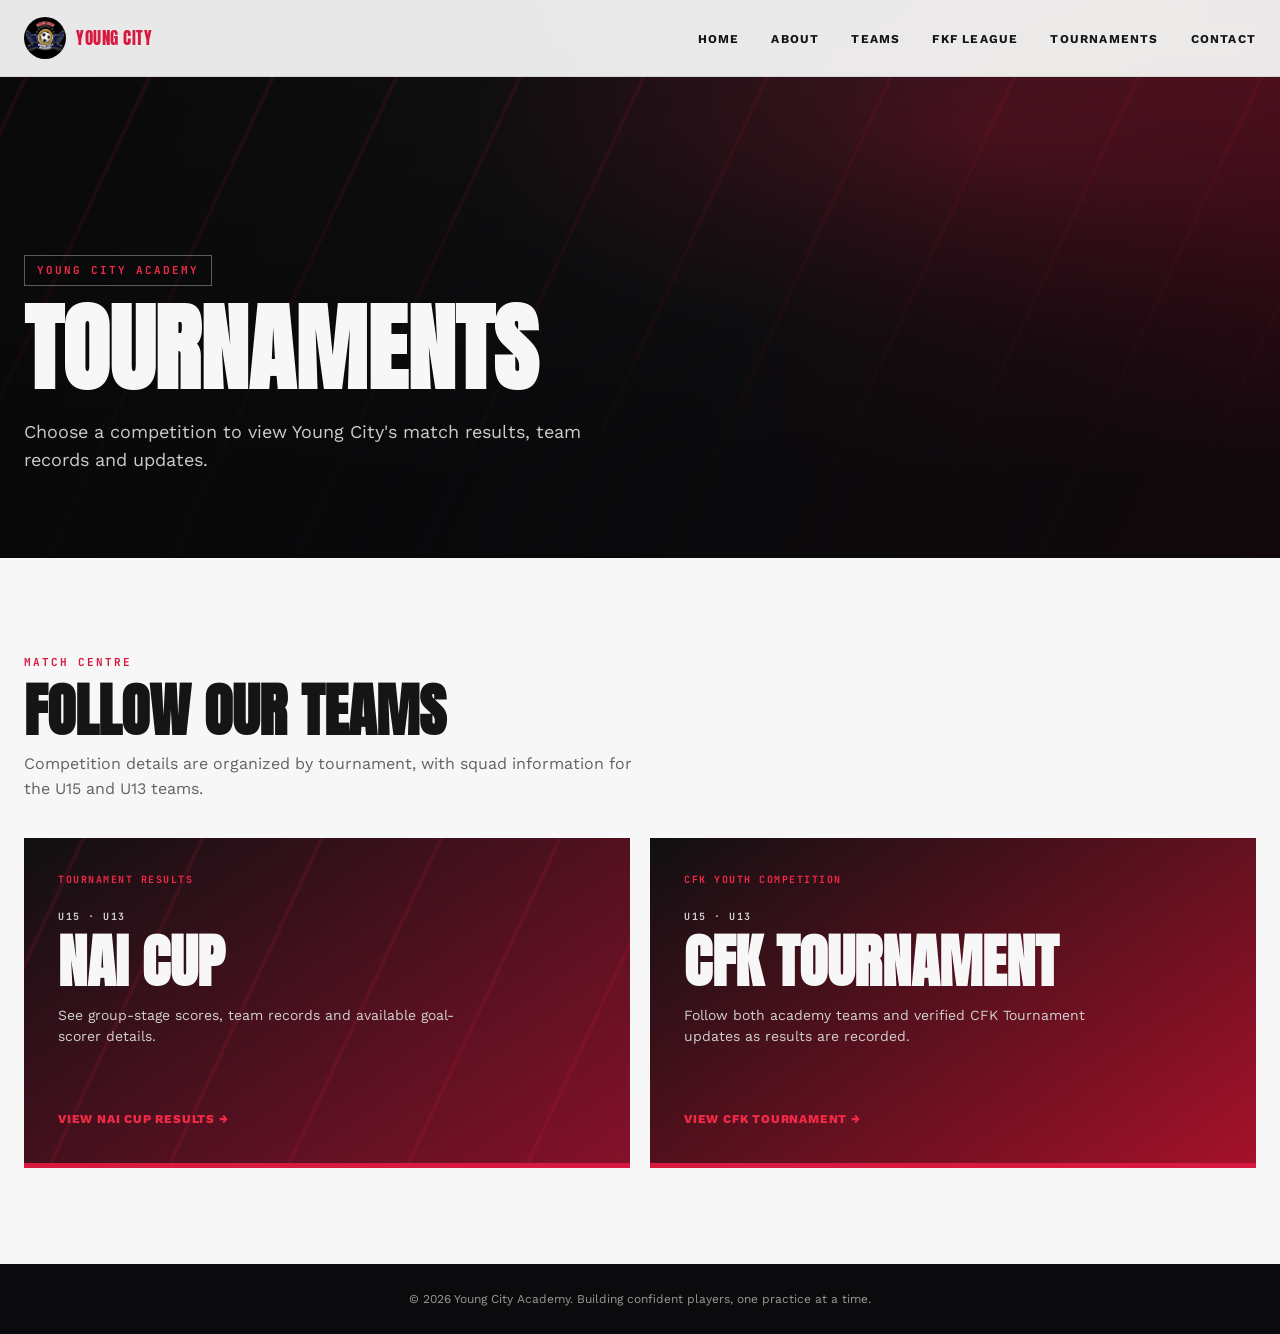
<file: results.html>
<!DOCTYPE html>
<html lang="en">
<head>
    <meta charset="UTF-8">
    <meta name="viewport" content="width=device-width, initial-scale=1.0">
    <title>Tournaments - Young City Academy</title>
    <meta name="description" content="Explore Young City Academy tournament results and team updates for the NAI Cup and CFK youth competition.">
    <link rel="stylesheet" href="css/style.css">
</head>
<body>
    <header>
        <nav class="navbar">
            <a class="logo" href="index.html">
                <img src="images/LOGO.jpg" alt="Young City Academy crest">
                <span class="logo-text">Young City</span>
            </a>
            <button class="menu-toggle" aria-expanded="false" aria-label="Open menu">
                <span></span><span></span><span></span>
            </button>
            <ul class="nav-links">
                <li><a href="index.html#home">Home</a></li>
                <li><a href="index.html#about">About</a></li>
                <li><a href="index.html#category">Teams</a></li>
                <li><a href="index.html#competitions">FKF League</a></li>
                <li><a href="results.html" aria-current="page">Tournaments</a></li>
                <li><a href="index.html#contact">Contact</a></li>
            </ul>
        </nav>
    </header>

    <main>
        <section class="results-hero tournament-hero">
            <div class="hero-content">
                <p class="eyebrow">Young City Academy</p>
                <h1>Tournaments</h1>
                <p>Choose a competition to view Young City's match results, team records and updates.</p>
            </div>
        </section>

        <section class="tournaments-section" aria-labelledby="tournaments-heading">
            <div class="tournaments-intro">
                <span class="section-tag">Match Centre</span>
                <h2 id="tournaments-heading">Follow Our Teams</h2>
                <p>Competition details are organized by tournament, with squad information for the U15 and U13 teams.</p>
            </div>

            <div class="tournament-grid">
                <a class="tournament-card nai-cup-card" href="nai-cup.html">
                    <span class="tournament-card-label">Tournament Results</span>
                    <span class="tournament-card-age">U15 · U13</span>
                    <h3>NAI Cup</h3>
                    <p>See group-stage scores, team records and available goal-scorer details.</p>
                    <span class="tournament-card-link">View NAI Cup results <span aria-hidden="true">→</span></span>
                </a>

                <a class="tournament-card fkf-tournament-card" href="cfk-tournament.html">
                    <span class="tournament-card-label">CFK Youth Competition</span>
                    <span class="tournament-card-age">U15 · U13</span>
                    <h3>CFK Tournament</h3>
                    <p>Follow both academy teams and verified CFK Tournament updates as results are recorded.</p>
                    <span class="tournament-card-link">View CFK tournament <span aria-hidden="true">→</span></span>
                </a>
            </div>
        </section>
    </main>

    <footer>
        <p>© 2026 Young City Academy. Building confident players, one practice at a time.</p>
    </footer>

    <script src="js/script.js"></script>
</body>
</html>
</file>
<file: css/style.css>
/* =========================================================
   YOUNG CITY ACADEMY — 2026 Matchday Redesign
   Black-and-red jersey palette with bold matchday details.
   ========================================================= */

@import url('https://fonts.googleapis.com/css2?family=Anton&family=Work+Sans:ital,wght@0,400;0,500;0,600;0,700;0,800;1,500&family=JetBrains+Mono:wght@500;700&display=swap');

:root {
    --pitch:        #D7193F;
    --pitch-light:  #EF233C;
    --pitch-dark:   #0B0B0D;
    --chalk:        #F7F7F7;
    --chalk-dim:    #EAEAEA;
    --gold:         #F02A46;
    --gold-dark:    #BD142E;
    --ink:          #151515;
    --grey:         #626262;
    --line:         #D6D6D6;
    --brick:        #8F1027;

    --container: 1240px;
    --pad: 96px;

    --font-display: 'Anton', Impact, sans-serif;
    --font-body: 'Work Sans', Arial, Helvetica, sans-serif;
    --font-mono: 'JetBrains Mono', 'Courier New', monospace;
}

/* =========================
   RESET
   ========================= */

* { margin: 0; padding: 0; box-sizing: border-box; }
html { scroll-behavior: smooth; }

body {
    font-family: var(--font-body);
    background: var(--chalk);
    color: var(--ink);
    line-height: 1.55;
    overflow-x: hidden;
}

img { max-width: 100%; display: block; }
a { color: inherit; text-decoration: none; }
button { font: inherit; }
ul { list-style: none; }

.wrap {
    width: min(calc(100% - 48px), var(--container));
    margin-inline: auto;
}

/* =========================
   HEADER / NAV
   ========================= */

header {
    position: fixed;
    inset: 0 0 auto 0;
    z-index: 1000;
    background: rgba(247, 247, 247, 0.94);
    backdrop-filter: blur(10px);
    border-bottom: 1px solid var(--line);
}

.navbar {
    width: min(calc(100% - 48px), var(--container));
    margin-inline: auto;
    min-height: 76px;
    display: flex;
    align-items: center;
    justify-content: space-between;
}

.logo { display: flex; align-items: center; gap: 10px; }
.logo img { width: 42px; height: 42px; object-fit: contain; border-radius: 50%; }
.logo-text {
    font-family: var(--font-display);
    font-size: 17px;
    letter-spacing: 0.5px;
    text-transform: uppercase;
    color: var(--pitch);
}

.nav-links { display: flex; align-items: center; gap: 32px; }

.nav-links a {
    position: relative;
    font-size: 12px;
    font-weight: 700;
    letter-spacing: 1.2px;
    text-transform: uppercase;
    color: var(--ink);
    padding-bottom: 4px;
}

.nav-links a::after {
    content: "";
    position: absolute;
    left: 0; bottom: 0;
    width: 0; height: 2px;
    background: var(--gold);
    transition: width 0.25s ease;
}

.nav-links a:hover::after { width: 100%; }

.menu-toggle {
    display: none;
    border: 0;
    background: transparent;
    width: 40px; height: 40px;
    cursor: pointer;
}

.menu-toggle span {
    display: block;
    width: 22px; height: 2px;
    margin: 5px auto;
    background: var(--ink);
}

/* =========================
   HERO
   ========================= */

.hero {
    min-height: 100vh;
    padding: 150px 24px 0;
    display: flex;
    flex-direction: column;
    justify-content: flex-end;
    position: relative;
    overflow: hidden;
    background:
        linear-gradient(180deg, rgba(8,8,10,0.25) 0%, rgba(8,8,10,0.78) 68%, var(--pitch-dark) 100%),
        repeating-linear-gradient(115deg, transparent 0 54px, rgba(215,25,63,0.16) 54px 58px, transparent 58px 112px),
        radial-gradient(ellipse at 78% 24%, rgba(215,25,63,0.48), transparent 38%),
        linear-gradient(115deg, #090909 0%, #171719 58%, #790d25 100%);
    background-color: var(--pitch-dark);
    color: var(--chalk);
}

.hero-content { width: min(100%, var(--container)); margin-inline: auto; padding-bottom: 64px; }

.eyebrow {
    display: inline-block;
    margin-bottom: 20px;
    padding: 6px 12px;
    border: 1px solid rgba(247,247,247,0.35);
    color: var(--gold);
    font-family: var(--font-mono);
    font-size: 11px;
    font-weight: 700;
    letter-spacing: 2px;
    text-transform: uppercase;
}

.hero h1 {
    font-family: var(--font-display);
    max-width: 980px;
    font-size: clamp(52px, 9vw, 118px);
    line-height: 0.86;
    letter-spacing: 0.5px;
    text-transform: uppercase;
}

.hero-content > p:not(.eyebrow) {
    max-width: 560px;
    margin-top: 26px;
    color: rgba(247,247,247,0.82);
    font-size: 18px;
}

.buttons { display: flex; gap: 12px; margin-top: 34px; flex-wrap: wrap; }

.btn {
    display: inline-flex;
    align-items: center;
    justify-content: center;
    min-height: 52px;
    padding: 0 26px;
    background: var(--gold);
    color: var(--pitch-dark);
    font-size: 12px;
    font-weight: 800;
    letter-spacing: 1px;
    text-transform: uppercase;
    transition: transform 0.2s ease, background 0.2s ease;
}

.btn:hover { transform: translateY(-3px); background: var(--chalk); }

.btn-outline {
    background: transparent;
    color: var(--chalk);
    border: 1px solid rgba(247,247,247,0.6);
}

.btn-outline:hover { color: var(--pitch-dark); background: var(--chalk); }

/* ---- Matchday ticker (signature strip under hero) ---- */

.ticker {
    border-top: 1px solid rgba(247,247,247,0.15);
    overflow: hidden;
    background: var(--pitch-dark);
}

.ticker-track {
    display: flex;
    width: max-content;
    animation: ticker-scroll 32s linear infinite;
}

.ticker-track span {
    display: inline-flex;
    align-items: center;
    gap: 10px;
    padding: 14px 28px;
    font-family: var(--font-mono);
    font-size: 12px;
    font-weight: 700;
    letter-spacing: 0.5px;
    color: var(--chalk-dim);
    white-space: nowrap;
    border-right: 1px solid rgba(247,247,247,0.15);
}

.ticker-track span b { color: var(--gold); }

@keyframes ticker-scroll {
    from { transform: translateX(0); }
    to   { transform: translateX(-50%); }
}

@media (prefers-reduced-motion: reduce) {
    .ticker-track { animation: none; }
    .ticker { overflow-x: auto; }
}

/* =========================
   SECTION SCAFFOLDING
   ========================= */

section.block { padding: var(--pad) 0; }

.section-heading { margin-bottom: 52px; }

.section-tag {
    display: block;
    margin-bottom: 12px;
    font-family: var(--font-mono);
    font-size: 11px;
    font-weight: 700;
    letter-spacing: 2px;
    text-transform: uppercase;
    color: var(--pitch);
}

.section-heading h2 {
    font-family: var(--font-display);
    max-width: 820px;
    font-size: clamp(38px, 5.6vw, 64px);
    line-height: 0.95;
    letter-spacing: 0.5px;
    text-transform: uppercase;
    color: var(--ink);
}

.section-heading p {
    max-width: 560px;
    margin-top: 16px;
    color: var(--grey);
    font-size: 16px;
}

.touchline {
    height: 1px;
    background: repeating-linear-gradient(90deg, var(--line) 0 14px, transparent 14px 22px);
}

/* =========================
   ABOUT
   ========================= */

.about { background: var(--chalk); }

.about .section-heading {
    display: grid;
    grid-template-columns: 1fr 0.7fr;
    gap: 70px;
    align-items: end;
}
.about .section-heading p { margin: 0; }

.info-grid {
    width: min(calc(100% - 48px), var(--container));
    margin-inline: auto;
    display: grid;
    grid-template-columns: repeat(4, 1fr);
    border-top: 1px solid var(--line);
}

.info-card {
    padding: 30px 24px 26px 0;
    border-right: 1px solid var(--line);
}
.info-card:not(:first-child) { padding-left: 24px; }
.info-card:last-child { border-right: 0; }

.info-badge {
    width: 40px; height: 40px;
    display: flex; align-items: center; justify-content: center;
    margin-bottom: 18px;
    border-radius: 50%;
    background: var(--pitch);
    color: var(--chalk);
    font-family: var(--font-display);
    font-size: 15px;
}

.info-card h3 {
    font-size: 15px;
    font-weight: 800;
    letter-spacing: 0.5px;
    text-transform: uppercase;
    margin-bottom: 12px;
    color: var(--ink);
}

.info-card p { color: var(--grey); font-size: 14px; line-height: 1.7; }

/* =========================
   TEAMS / CATEGORIES — jersey-number badges
   ========================= */

.teams { background: var(--chalk-dim); }

.team-grid {
    width: min(calc(100% - 48px), var(--container));
    margin-inline: auto;
    display: grid;
    grid-template-columns: repeat(2, 1fr);
    gap: 1px;
    background: var(--line);
    border: 1px solid var(--line);
}

.team-accordion { background: var(--chalk); }

.team-accordion-button {
    width: 100%;
    min-height: 118px;
    padding: 22px 28px;
    border: 0;
    background: transparent;
    display: flex;
    align-items: center;
    gap: 22px;
    cursor: pointer;
    text-align: left;
}

.jersey-number {
    flex-shrink: 0;
    width: 68px; height: 68px;
    border-radius: 50%;
    background: var(--pitch);
    color: var(--chalk);
    display: flex;
    align-items: center;
    justify-content: center;
    font-family: var(--font-display);
    font-size: 28px;
    border: 3px solid var(--gold);
}

.team-heading { flex: 1; }

.team-accordion-button h3 {
    font-family: var(--font-display);
    font-size: clamp(22px, 3vw, 30px);
    letter-spacing: 0.5px;
    text-transform: uppercase;
    color: var(--ink);
}

.team-accordion-button .team-sub {
    margin-top: 4px;
    font-size: 12px;
    color: var(--grey);
    font-weight: 600;
}

.accordion-icon { font-size: 14px; color: var(--pitch); transition: transform 0.25s ease; }
.team-accordion.active .accordion-icon { transform: rotate(180deg); }

.team-accordion-content {
    max-height: 0;
    overflow: hidden;
    padding: 0 28px 0 118px;
    transition: max-height 0.35s ease, padding 0.35s ease;
}

.team-accordion.active .team-accordion-content { max-height: 420px; padding-bottom: 28px; }

.team-accordion-content p { max-width: 480px; color: var(--grey); margin-bottom: 16px; font-size: 14px; }

.team-details { border-top: 1px solid var(--line); }
.team-details li {
    padding: 10px 0;
    border-bottom: 1px solid var(--line);
    font-size: 13px;
    font-weight: 700;
    color: var(--ink);
}

/* =========================
   TRAINING & LOCATION
   ========================= */

.training { background: var(--chalk); }

.training-grid {
    width: min(calc(100% - 48px), var(--container));
    margin-inline: auto;
    display: grid;
    grid-template-columns: repeat(3, 1fr);
    gap: 1px;
    background: var(--line);
    border: 1px solid var(--line);
    margin-bottom: 40px;
}

.schedule-card {
    background: var(--chalk);
    padding: 30px 26px;
}

.schedule-day {
    font-family: var(--font-mono);
    font-size: 11px;
    font-weight: 700;
    letter-spacing: 1.5px;
    text-transform: uppercase;
    color: var(--pitch);
    margin-bottom: 10px;
}

.schedule-time {
    font-family: var(--font-display);
    font-size: 30px;
    line-height: 1;
    text-transform: uppercase;
    margin-bottom: 12px;
}

.schedule-card p { color: var(--grey); font-size: 14px; line-height: 1.6; }
.schedule-card p b { color: var(--ink); }

.location-card {
    width: min(calc(100% - 48px), var(--container));
    margin-inline: auto;
    background: var(--pitch-dark);
    color: var(--chalk);
    padding: 44px;
    display: flex;
    justify-content: space-between;
    align-items: center;
    flex-wrap: wrap;
    gap: 28px;
}

.location-info h3 {
    font-family: var(--font-display);
    font-size: clamp(22px, 3vw, 30px);
    text-transform: uppercase;
    margin-bottom: 10px;
}

.location-info p { color: #D0D0D0; font-size: 14px; max-width: 480px; line-height: 1.7; }

.location-btn {
    display: inline-flex;
    align-items: center;
    justify-content: center;
    min-height: 50px;
    padding: 0 24px;
    background: var(--gold);
    color: var(--pitch-dark);
    font-size: 12px;
    font-weight: 800;
    letter-spacing: 1px;
    text-transform: uppercase;
    white-space: nowrap;
    transition: transform 0.2s ease;
}
.location-btn:hover { transform: translateY(-3px); }

/* =========================
   CFK COMPETITION — dark scoreboard section
   ========================= */

.fkf { background: var(--pitch-dark); color: var(--chalk); }
.fkf .section-heading p { color: #B8B8B8; }
.fkf .section-tag { color: var(--gold); }

.fkf-hero {
    width: min(calc(100% - 48px), var(--container));
    margin-inline: auto;
    min-height: 280px;
    padding: 40px;
    background:
        repeating-linear-gradient(115deg, transparent 0 54px, rgba(215,25,63,0.18) 54px 58px, transparent 58px 112px),
        linear-gradient(115deg, #111113 0%, #1B1B1E 56%, #8F1027 100%);
    display: flex;
    justify-content: space-between;
    align-items: flex-end;
    flex-wrap: wrap;
    gap: 24px;
    border: 1px solid rgba(247,247,247,0.16);
}

.competition-label {
    font-family: var(--font-mono);
    color: var(--gold);
    font-size: 11px;
    font-weight: 700;
    letter-spacing: 2px;
}

.fkf-hero h3 {
    margin-top: 10px;
    font-family: var(--font-display);
    font-size: clamp(38px, 6vw, 68px);
    line-height: 0.92;
    text-transform: uppercase;
}

.fkf-hero p { max-width: 520px; margin-top: 14px; color: #D0D0D0; font-size: 15px; }

.fkf-badge {
    width: 92px; height: 92px;
    border: 2px solid var(--gold);
    border-radius: 50%;
    display: flex;
    flex-direction: column;
    align-items: center;
    justify-content: center;
}
.fkf-badge span { font-family: var(--font-display); font-size: 22px; }
.fkf-badge small { font-weight: 800; color: var(--gold); font-size: 10px; letter-spacing: 1px; }

.fkf-stat-grid {
    width: min(calc(100% - 48px), var(--container));
    margin-inline: auto;
    display: grid;
    grid-template-columns: repeat(4, 1fr);
    border-left: 1px solid rgba(247,247,247,0.14);
    border-top: 1px solid rgba(247,247,247,0.14);
    margin-top: 1px;
}

.fkf-stat {
    padding: 28px;
    border-right: 1px solid rgba(247,247,247,0.14);
    border-bottom: 1px solid rgba(247,247,247,0.14);
}

.fkf-stat span, .fkf-stat small {
    display: block;
    color: #A8A8A8;
    font-size: 11px;
    text-transform: uppercase;
    letter-spacing: 1px;
}

.fkf-stat strong {
    display: block;
    margin: 8px 0;
    font-family: var(--font-mono);
    font-size: 42px;
    line-height: 1;
    color: var(--chalk);
}

.fkf-content-grid {
    width: min(calc(100% - 48px), var(--container));
    margin-inline: auto;
    display: grid;
    grid-template-columns: 1fr 1fr;
    gap: 1px;
    background: rgba(247,247,247,0.14);
    margin-top: 1px;
}

.fkf-card { background: #171719; padding: 32px; }

.fkf-card-header { display: flex; align-items: flex-start; justify-content: space-between; gap: 18px; }

.mini-label { font-family: var(--font-mono); color: var(--gold); font-size: 10px; font-weight: 700; letter-spacing: 2px; }

.fkf-card h3 { margin-top: 6px; font-family: var(--font-display); font-size: 23px; text-transform: uppercase; }

.zone-label, .form-badge {
    padding: 6px 10px;
    border: 1px solid rgba(247,247,247,0.35);
    font-size: 10px;
    font-weight: 800;
    letter-spacing: 0.5px;
}

.league-table { margin-top: 32px; }
.league-row { display: grid; grid-template-columns: repeat(3, 1fr); padding: 14px; border-bottom: 1px solid rgba(247,247,247,0.12); }
.league-header { color: #A0A0A0; font-size: 10px; text-transform: uppercase; letter-spacing: 1px; }
.first-place { font-family: var(--font-mono); font-size: 26px; }
.table-date { margin-top: 16px; color: #999; font-size: 11px; }

.record-box {
    margin-top: 28px;
    display: grid;
    grid-template-columns: repeat(3, 1fr);
    border-top: 1px solid rgba(247,247,247,0.12);
    border-left: 1px solid rgba(247,247,247,0.12);
}
.record-item { padding: 18px; border-right: 1px solid rgba(247,247,247,0.12); border-bottom: 1px solid rgba(247,247,247,0.12); }
.record-item span { display: block; color: #A0A0A0; font-size: 10px; text-transform: uppercase; letter-spacing: 0.5px; }
.record-item strong { display: block; margin-top: 5px; font-family: var(--font-mono); font-size: 25px; }

.goal-difference {
    margin-top: 18px;
    padding: 18px;
    background: var(--gold);
    color: var(--pitch-dark);
    display: flex;
    justify-content: space-between;
    align-items: center;
    font-weight: 800;
    font-family: var(--font-mono);
}

.fkf-squad-grid {
    width: min(calc(100% - 48px), var(--container));
    margin: 1px auto 0;
    display: grid;
    grid-template-columns: repeat(2, minmax(0, 1fr));
    gap: 1px;
    background: rgba(247,247,247,0.14);
}

.fkf-squad-card {
    min-width: 0;
    padding: 32px;
    background: #171719;
}

.fkf-squad-card h3 {
    margin-top: 6px;
    font-family: var(--font-display);
    font-size: 30px;
    line-height: 1;
    text-transform: uppercase;
}

.fkf-squad-description {
    margin-top: 18px;
    color: #B8B8B8;
    font-size: 14px;
}

.fkf-squad-stats {
    margin-top: 24px;
    display: grid;
    grid-template-columns: repeat(4, minmax(0, 1fr));
    border-top: 1px solid rgba(247,247,247,0.12);
    border-left: 1px solid rgba(247,247,247,0.12);
}

.fkf-squad-stats div {
    padding: 16px 10px;
    border-right: 1px solid rgba(247,247,247,0.12);
    border-bottom: 1px solid rgba(247,247,247,0.12);
}

.fkf-squad-stats span,
.fkf-squad-footer span {
    display: block;
    color: #A8A8A8;
    font-size: 10px;
    letter-spacing: 0.5px;
    text-transform: uppercase;
}

.fkf-squad-stats strong {
    display: block;
    margin-top: 6px;
    font-family: var(--font-mono);
    font-size: 24px;
}

.fkf-squad-footer {
    margin-top: 18px;
    display: flex;
    justify-content: space-between;
    flex-wrap: wrap;
    gap: 16px;
}

.fkf-squad-footer strong {
    display: block;
    margin-top: 4px;
    color: var(--chalk);
    font-size: 12px;
}

.fkf-pending-panel {
    margin-top: 24px;
    padding: 22px;
    border: 1px dashed rgba(247,247,247,0.28);
    display: flex;
    flex-direction: column;
    gap: 6px;
}

.fkf-pending-panel strong {
    color: var(--gold);
    font-family: var(--font-mono);
    font-size: 13px;
}

.fkf-pending-panel span {
    color: #B8B8B8;
    font-size: 13px;
}

/* =========================
   GALLERY — noticeboard photos
   ========================= */

.gallery { background: var(--chalk); }

.gallery-grid {
    width: min(calc(100% - 48px), var(--container));
    margin-inline: auto;
    display: grid;
    grid-template-columns: repeat(4, 1fr);
    gap: 20px;
}

.gallery-card {
    position: relative;
    background: var(--pitch-dark);
    padding: 10px 10px 14px;
    box-shadow: 0 6px 16px rgba(0,0,0,0.14);
    transition: transform 0.25s ease;
}
.gallery-card:nth-child(odd) { transform: rotate(-1.2deg); }
.gallery-card:nth-child(even) { transform: rotate(1.2deg); }
.gallery-card:hover { transform: rotate(0deg) translateY(-4px); }

.gallery-card img { width: 100%; aspect-ratio: 4 / 5; object-fit: cover; }

.gallery-card figcaption {
    margin-top: 10px;
    text-align: center;
    color: var(--chalk);
    font-family: var(--font-mono);
    font-size: 11px;
    font-weight: 700;
    letter-spacing: 0.5px;
    text-transform: uppercase;
}

/* =========================
   CONTACT
   ========================= */

.contact { background: var(--chalk-dim); }

.contact-card {
    width: min(calc(100% - 48px), var(--container));
    margin-inline: auto;
    background: var(--pitch);
    color: var(--chalk);
    padding: 48px;
    display: flex;
    justify-content: space-between;
    align-items: center;
    flex-wrap: wrap;
    gap: 28px;
}

.contact-card h3 { font-family: var(--font-display); font-size: clamp(24px, 3vw, 34px); text-transform: uppercase; }
.contact-card p { color: #F0C8CF; margin-top: 8px; font-size: 14px; }

.contact-phones { display: flex; flex-direction: column; gap: 10px; }
.contact-phones a {
    font-family: var(--font-mono);
    font-size: 18px;
    font-weight: 700;
    padding: 10px 18px;
    border: 1px solid var(--gold);
    color: var(--gold);
}
.contact-phones a:hover { background: var(--gold); color: var(--pitch-dark); }

/* =========================
   FOOTER
   ========================= */

footer {
    padding: 26px 24px;
    background: var(--pitch-dark);
    color: #999;
    text-align: center;
    font-size: 12px;
}

/* =========================
   RESULTS PAGE
   ========================= */

.results-hero {
    min-height: 62vh;
    padding: 150px 24px 60px;
    display: flex;
    align-items: flex-end;
    background:
        linear-gradient(180deg, rgba(8,8,10,0.22) 0%, rgba(8,8,10,0.92) 85%),
        repeating-linear-gradient(115deg, transparent 0 54px, rgba(215,25,63,0.16) 54px 58px, transparent 58px 112px),
        radial-gradient(ellipse at 78% 24%, rgba(215,25,63,0.42), transparent 38%),
        linear-gradient(115deg, #090909 0%, #171719 58%, #790d25 100%);
    background-color: var(--pitch-dark);
    color: var(--chalk);
}
.results-hero .hero-content { padding-bottom: 24px; }
.results-hero h1 { font-family: var(--font-display); font-size: clamp(44px, 8vw, 96px); line-height: 0.9; text-transform: uppercase; }

.tournament-back-link { margin-top: 26px; }

.tournaments-section {
    padding: var(--pad) 24px;
    background: var(--chalk);
}

.tournaments-intro,
.tournament-grid {
    width: min(100%, var(--container));
    margin-inline: auto;
}

.tournaments-intro { margin-bottom: 36px; }
.tournaments-intro h2,
.fkf-page-intro h2 {
    font-family: var(--font-display);
    font-size: clamp(36px, 5vw, 58px);
    line-height: 0.95;
    text-transform: uppercase;
}

.tournaments-intro p,
.fkf-page-intro p {
    max-width: 620px;
    margin-top: 14px;
    color: var(--grey);
}

.tournament-grid {
    display: grid;
    grid-template-columns: repeat(2, minmax(0, 1fr));
    gap: 20px;
}

.tournament-card {
    min-height: 330px;
    padding: 34px;
    display: flex;
    flex-direction: column;
    align-items: flex-start;
    color: var(--chalk);
    background:
        repeating-linear-gradient(115deg, transparent 0 52px, rgba(215,25,63,0.12) 52px 56px, transparent 56px 108px),
        linear-gradient(145deg, #101012, #85112a);
    border-bottom: 5px solid var(--pitch);
    transition: transform 0.2s ease, box-shadow 0.2s ease;
}

.tournament-card:hover {
    transform: translateY(-4px);
    box-shadow: 0 12px 28px rgba(0,0,0,0.22);
}

.fkf-tournament-card { background: linear-gradient(145deg, #101012, #A5112A); }

.tournament-card-label,
.tournament-card-age {
    color: var(--gold);
    font-family: var(--font-mono);
    font-size: 10px;
    font-weight: 700;
    letter-spacing: 1.5px;
    text-transform: uppercase;
}

.tournament-card-age { margin-top: 22px; color: #D0D0D0; }

.tournament-card h3 {
    margin-top: 8px;
    font-family: var(--font-display);
    font-size: clamp(38px, 5vw, 58px);
    line-height: 1;
    text-transform: uppercase;
}

.tournament-card p {
    max-width: 420px;
    margin-top: 14px;
    color: #D0D0D0;
    font-size: 14px;
}

.tournament-card-link {
    margin-top: auto;
    padding-top: 26px;
    color: var(--gold);
    font-size: 12px;
    font-weight: 800;
    letter-spacing: 0.8px;
    text-transform: uppercase;
}

.fkf-page-hero { background-color: var(--pitch-dark); }

.fkf-page-section {
    padding: var(--pad) 24px;
    background: var(--pitch-dark);
    color: var(--chalk);
}

.fkf-page-intro,
.fkf-page-squad-grid {
    width: min(100%, var(--container));
    margin-inline: auto;
}

.fkf-page-intro { margin-bottom: 36px; }
.fkf-page-intro .section-tag { color: var(--gold); }
.fkf-page-intro p { color: #B8B8B8; }
.fkf-page-squad-grid { margin-top: 0; }
.tournament-inline-link {
    width: fit-content;
    margin: 28px auto 0;
    padding: 14px 20px;
    display: flex;
    justify-content: center;
    gap: 10px;
    background: var(--gold);
    color: var(--pitch-dark);
    font-size: 11px;
    font-weight: 800;
    letter-spacing: 0.8px;
    text-transform: uppercase;
}
.tournament-inline-link:hover { background: var(--chalk); }

.results-section { background: var(--chalk); padding: var(--pad) 0; }
.results-container { width: min(calc(100% - 48px), var(--container)); margin-inline: auto; display: flex; flex-direction: column; gap: 56px; }

.results-category { }

.category-header { margin-bottom: 24px; padding-bottom: 20px; border-bottom: 2px solid var(--ink); }
.category-header h2 { font-family: var(--font-display); font-size: clamp(30px, 4vw, 46px); text-transform: uppercase; }
.category-header p { color: var(--grey); margin-top: 6px; font-size: 14px; }

.results-stats {
    display: grid;
    grid-template-columns: repeat(4, 1fr);
    border: 1px solid var(--line);
    margin-bottom: 24px;
}
.stat-box { padding: 18px; text-align: center; border-right: 1px solid var(--line); }
.stat-box:last-child { border-right: 0; }
.stat-box span { display: block; font-size: 10px; letter-spacing: 1px; text-transform: uppercase; color: var(--grey); margin-bottom: 6px; }
.stat-box strong { font-family: var(--font-mono); font-size: 28px; color: var(--pitch); }

.results-matches { display: flex; flex-direction: column; gap: 16px; }

.result-match {
    background: #fff;
    border: 1px solid var(--line);
    border-left: 4px solid var(--pitch);
    padding: 24px;
}
.result-match.draw { border-left-color: var(--gold-dark); }
.result-match.loss { border-left-color: var(--brick); }

.match-top { display: flex; justify-content: space-between; align-items: center; margin-bottom: 20px; }

.result-badge {
    font-family: var(--font-mono);
    background: var(--pitch);
    color: var(--chalk);
    padding: 5px 12px;
    border-radius: 3px;
    font-size: 11px;
    font-weight: 700;
    letter-spacing: 0.5px;
}
.result-badge.draw-badge { background: var(--gold-dark); color: var(--pitch-dark); }
.result-badge.loss-badge { background: var(--brick); }

.match-type { font-size: 11px; font-weight: 700; letter-spacing: 0.5px; color: var(--grey); text-transform: uppercase; }

.result-score {
    display: grid;
    grid-template-columns: 1fr auto 1fr;
    align-items: center;
    gap: 20px;
    text-align: center;
}

.team { display: flex; flex-direction: column; gap: 4px; }
.team strong { font-size: 17px; }
.team span { color: var(--grey); font-size: 12px; }

.score-display {
    font-family: var(--font-mono);
    font-size: 40px;
    font-weight: 700;
    white-space: nowrap;
    color: var(--ink);
}
.score-display span { color: var(--grey); margin: 0 6px; }

.result-detail { margin-top: 20px; padding-top: 18px; border-top: 1px solid var(--line); }
.result-detail h4 { font-size: 11px; letter-spacing: 1px; margin-bottom: 10px; color: var(--pitch); text-transform: uppercase; }
.result-detail p { margin: 5px 0; color: var(--grey); font-size: 14px; }

.no-results { text-align: center; color: var(--grey); padding: 2rem; border: 1px dashed var(--line); }

/* =========================
   MOBILE
   ========================= */

@media (max-width: 900px) {
    :root { --pad: 72px; }

    .nav-links {
        position: absolute;
        top: 76px; left: 0;
        width: 100%;
        padding: 22px 24px;
        background: var(--chalk);
        display: none;
        flex-direction: column;
        align-items: flex-start;
        gap: 20px;
        border-bottom: 1px solid var(--line);
    }
    .nav-links.active { display: flex; }
    .menu-toggle { display: block; }

    .about .section-heading { display: block; }
    .about .section-heading p { margin-top: 18px; }

    .info-grid { grid-template-columns: 1fr 1fr; }
    .info-card { border-bottom: 1px solid var(--line); }

    .team-grid { grid-template-columns: 1fr; }
    .team-accordion-content { padding-left: 28px; }

    .fkf-stat-grid { grid-template-columns: 1fr 1fr; }
    .fkf-content-grid { grid-template-columns: 1fr; }
    .fkf-squad-grid { grid-template-columns: 1fr; }
    .tournament-grid { grid-template-columns: 1fr; }

    .gallery-grid { grid-template-columns: 1fr 1fr; }

    .contact-card { flex-direction: column; align-items: flex-start; }

    .training-grid { grid-template-columns: 1fr; }
    .location-card { flex-direction: column; align-items: flex-start; }

    .results-stats { grid-template-columns: 1fr 1fr; }
}

@media (max-width: 600px) {
    :root { --pad: 56px; }

    .hero { min-height: 88vh; padding-top: 120px; }
    .buttons { flex-direction: column; align-items: stretch; }
    .btn { width: 100%; }

    .info-grid { grid-template-columns: 1fr; }
    .info-card, .info-card:not(:first-child) { padding: 22px 0; border-right: 0; }

    .team-accordion-button { padding: 18px; gap: 16px; }
    .jersey-number { width: 54px; height: 54px; font-size: 22px; }
    .team-accordion-content { padding-left: 18px; padding-right: 18px; }

    .fkf-squad-card { padding: 24px 18px; }
    .fkf-squad-stats div { padding: 14px 8px; }
    .fkf-squad-stats strong { font-size: 20px; }

    .gallery-grid { grid-template-columns: 1fr; }

    .result-score { grid-template-columns: 1fr; gap: 10px; }
    .score-display { font-size: 32px; }
    .match-top { flex-direction: column; align-items: flex-start; gap: 8px; }
}

/* =========================
   ACCESSIBILITY
   ========================= */

a:focus-visible, button:focus-visible {
    outline: 3px solid var(--gold);
    outline-offset: 3px;
}
</file>
